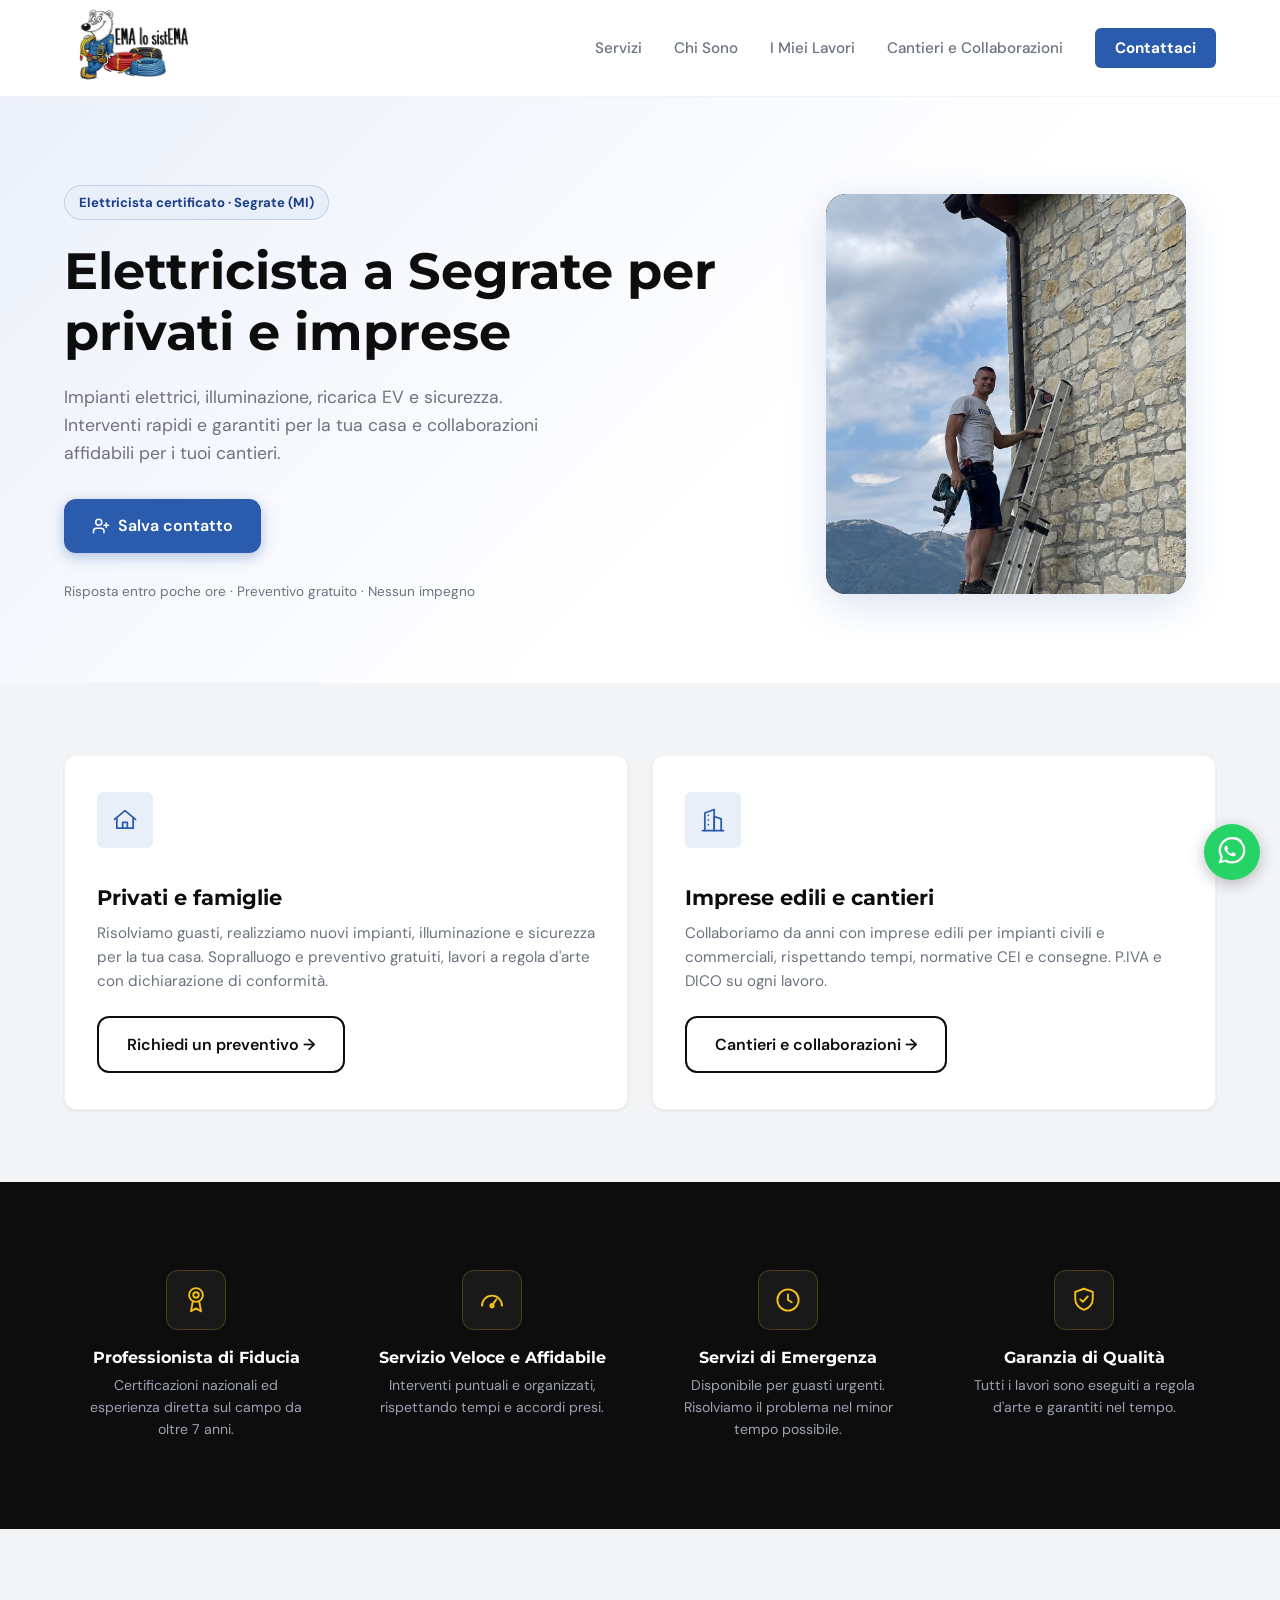
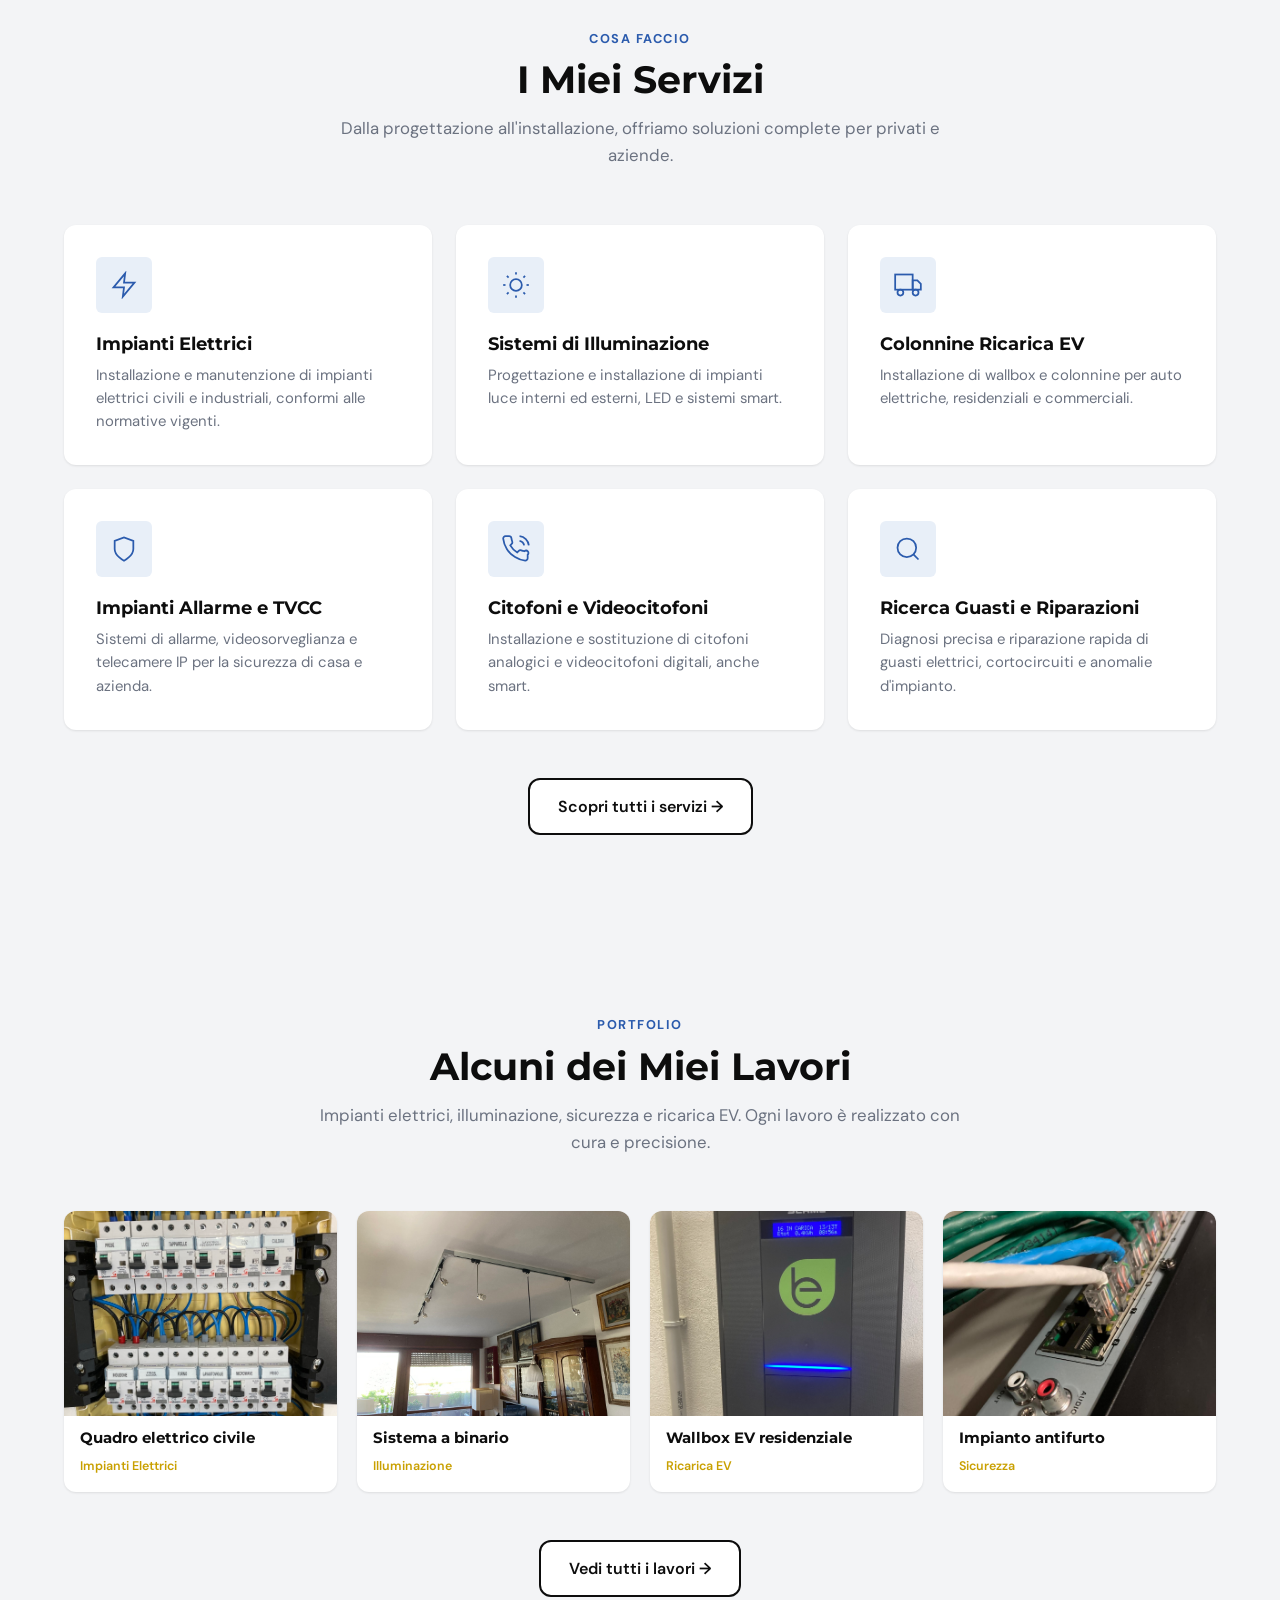
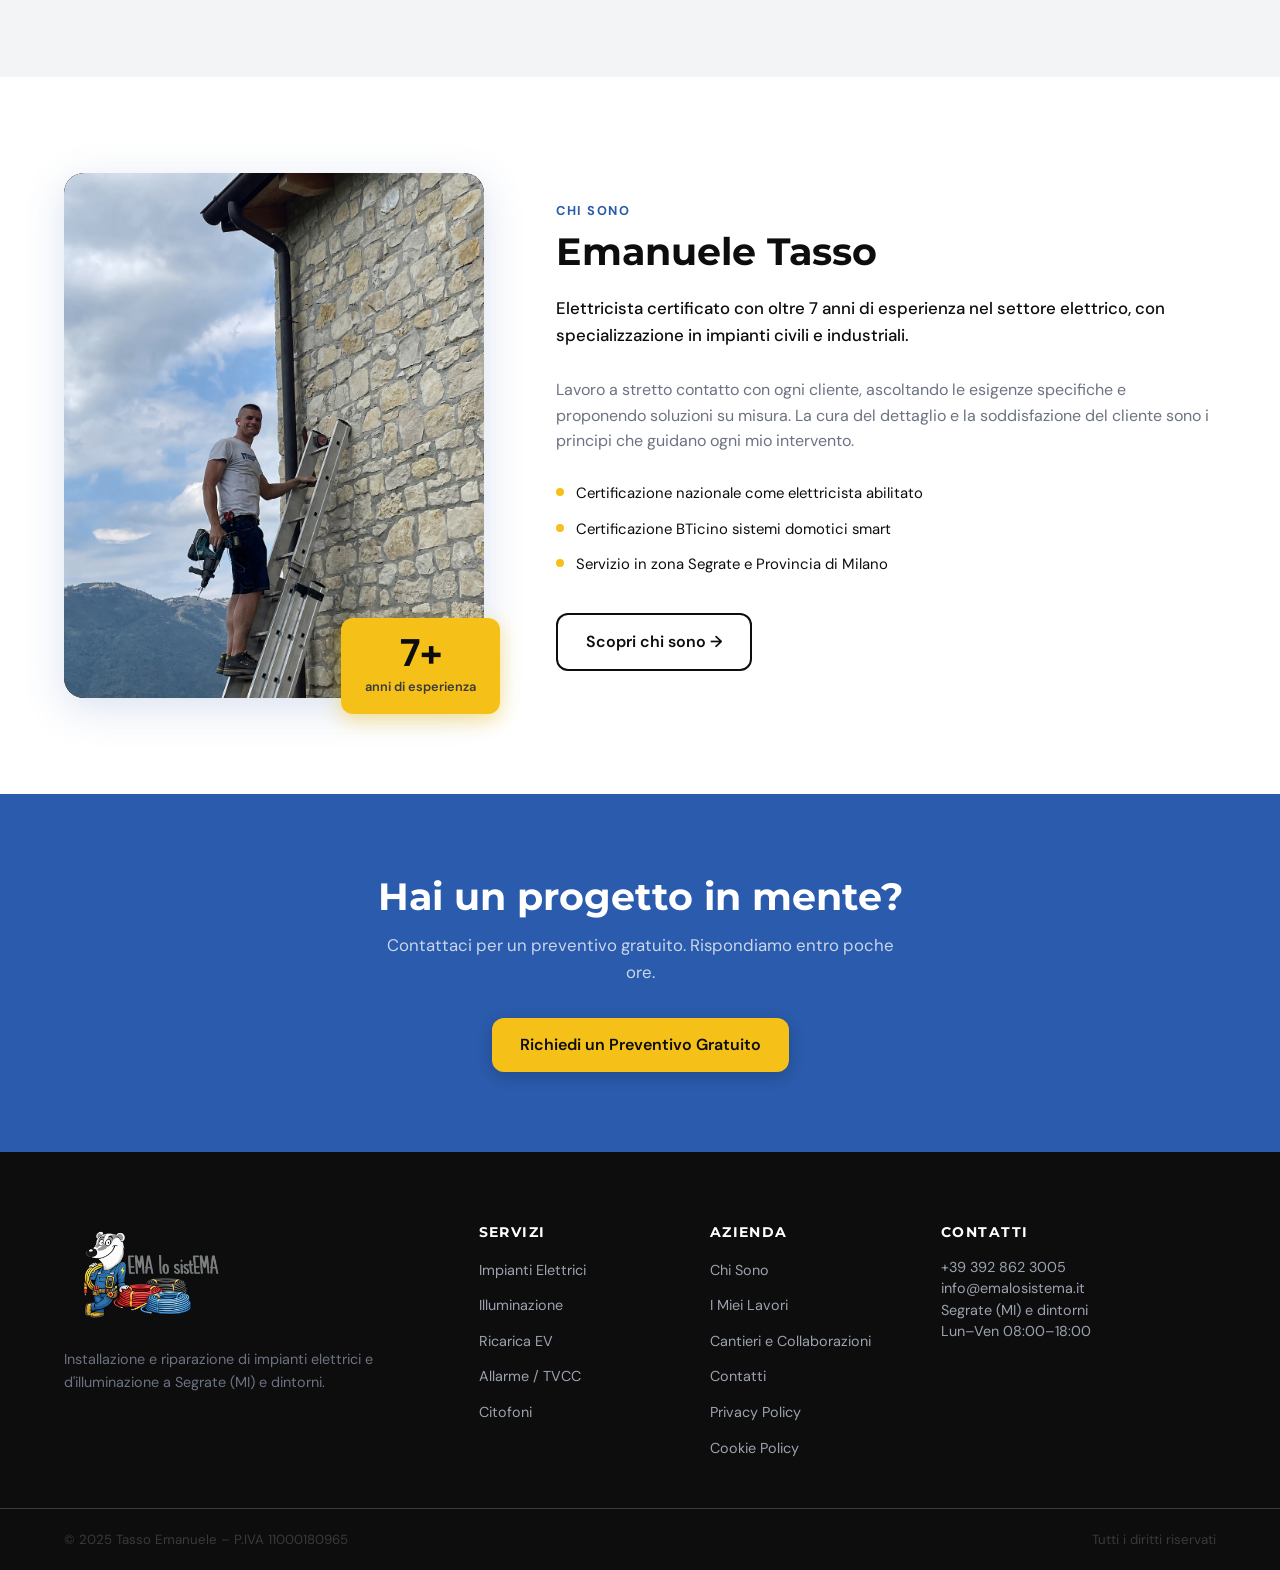
<file: index.html>
<!DOCTYPE html>
<html lang="it">
<head>
  <meta charset="UTF-8" />
  <meta name="viewport" content="width=device-width, initial-scale=1.0" />
  <meta name="description" content="Ema Lo Sistema – Installazione e riparazione di impianti elettrici e d'illuminazione a Segrate. Contatta Emanuele Tasso, elettricista certificato con oltre 7 anni di esperienza." />
  <meta name="keywords" content="elettricista Segrate, impianti elettrici, illuminazione, colonnine ricarica auto elettriche, impianti allarme, videosorveglianza, citofoni, Emanuele Tasso" />
  <title>Ema Lo Sistema – Elettricista a Segrate</title>
  <meta name="google-site-verification" content="GrSKJxtIviA-YZ0ra7NazARhCEWOtauSHAJchgoEU5k" />
  <link rel="stylesheet" href="css/style.css" />
  <link rel="preconnect" href="https://fonts.googleapis.com" />
  <link rel="preconnect" href="https://fonts.gstatic.com" crossorigin />
  <link href="https://fonts.googleapis.com/css2?family=Montserrat:wght@700;800;900&family=DM+Sans:wght@400;500;600&display=swap" rel="stylesheet" />
  <script type="application/ld+json">
  {
    "@context": "https://schema.org",
    "@type": "Electrician",
    "name": "Ema Lo Sistema – Emanuele Tasso",
    "image": "https://www.emalosistema.it/images/profilo.jpg",
    "logo": "https://www.emalosistema.it/images/logo.png",
    "url": "https://www.emalosistema.it/",
    "telephone": "+39 392 862 3005",
    "email": "info@emalosistema.it",
    "priceRange": "€€",
    "address": {
      "@type": "PostalAddress",
      "addressLocality": "Segrate",
      "addressRegion": "MI",
      "addressCountry": "IT"
    },
    "areaServed": [
      { "@type": "City", "name": "Segrate" },
      { "@type": "City", "name": "Pioltello" },
      { "@type": "City", "name": "Vimodrone" },
      { "@type": "City", "name": "Cernusco sul Naviglio" },
      { "@type": "City", "name": "San Donato Milanese" },
      { "@type": "City", "name": "Milano" }
    ],
    "openingHoursSpecification": [
      {
        "@type": "OpeningHoursSpecification",
        "dayOfWeek": ["Monday","Tuesday","Wednesday","Thursday","Friday"],
        "opens": "08:00",
        "closes": "18:00"
      }
    ],
    "description": "Elettricista certificato a Segrate (MI) con oltre 7 anni di esperienza. Installazione e riparazione di impianti elettrici, illuminazione LED, colonnine di ricarica EV, allarmi, videosorveglianza e citofoni.",
    "founder": {
      "@type": "Person",
      "name": "Emanuele Tasso",
      "jobTitle": "Elettricista certificato"
    },
    "vatID": "11000180965",
    "hasOfferCatalog": {
      "@type": "OfferCatalog",
      "name": "Servizi elettrici",
      "itemListElement": [
        { "@type": "Offer", "itemOffered": { "@type": "Service", "name": "Impianti elettrici civili e industriali" } },
        { "@type": "Offer", "itemOffered": { "@type": "Service", "name": "Sistemi di illuminazione LED e smart" } },
        { "@type": "Offer", "itemOffered": { "@type": "Service", "name": "Colonnine ricarica EV / wallbox" } },
        { "@type": "Offer", "itemOffered": { "@type": "Service", "name": "Impianti allarme e videosorveglianza TVCC" } },
        { "@type": "Offer", "itemOffered": { "@type": "Service", "name": "Citofoni e videocitofoni" } },
        { "@type": "Offer", "itemOffered": { "@type": "Service", "name": "Ricerca guasti e riparazioni" } }
      ]
    }
  }
  </script>
</head>
<body>

  <!-- ===== HEADER ===== -->
  <header class="site-header" id="top">
    <div class="container header-inner">
      <a href="index.html" class="logo">
        <img src="images/logo.png" alt="Ema Lo Sistema" />
      </a>
      <nav class="main-nav" id="main-nav">
        <ul>
          <li><a href="servizi.html">Servizi</a></li>
          <li><a href="chi-siamo.html">Chi Sono</a></li>
          <li><a href="portfolio.html">I Miei Lavori</a></li>
          <li><a href="cantieri-collaborazioni.html">Cantieri e Collaborazioni</a></li>
          <li><a href="contatti.html" class="nav-cta">Contattaci</a></li>
        </ul>
      </nav>
      <button class="burger" id="burger" aria-label="Menu" aria-expanded="false">
        <span></span><span></span><span></span>
      </button>
    </div>
  </header>

  <!-- ===== HERO ===== -->
  <section class="hero" id="hero">
    <div class="container hero-inner">
      <div class="hero-text">
        <span class="hero-badge">Elettricista certificato · Segrate (MI)</span>
        <h1>Elettricista a Segrate per privati e imprese</h1>
        <p class="hero-sub">Impianti elettrici, illuminazione, ricarica EV e sicurezza. Interventi rapidi e garantiti per la tua casa e collaborazioni affidabili per i tuoi cantieri.</p>
        <div class="hero-ctas">
          <a href="emanuele-tasso.vcf" download class="btn btn-primary">
            <svg viewBox="0 0 24 24" fill="none" stroke="currentColor" stroke-width="2" stroke-linecap="round" stroke-linejoin="round"><path d="M16 21v-2a4 4 0 0 0-4-4H6a4 4 0 0 0-4 4v2"/><circle cx="9" cy="7" r="4"/><path d="M19 8v6M22 11h-6"/></svg>
            Salva contatto
          </a>
        </div>
        <p class="hero-reassurance">Risposta entro poche ore · Preventivo gratuito · Nessun impegno</p>
      </div>
      <div class="hero-image">
        <div class="hero-image-placeholder">
          <img src="images/profilo.jpg" alt="Emanuele Tasso – Elettricista" class="hero-photo" />
        </div>
      </div>
    </div>
  </section>

  <!-- ===== A CHI MI RIVOLGO ===== -->
  <section class="audience">
    <div class="container">
      <div class="audience-grid">
        <div class="audience-card">
          <div class="service-icon-wrap">
            <svg viewBox="0 0 24 24" fill="none" stroke="currentColor" stroke-width="1.5" stroke-linecap="round" stroke-linejoin="round"><path d="M3 11.5 12 4l9 7.5"/><path d="M5 10v9h14v-9"/><path d="M10 19v-5h4v5"/></svg>
          </div>
          <h3>Privati e famiglie</h3>
          <p>Risolviamo guasti, realizziamo nuovi impianti, illuminazione e sicurezza per la tua casa. Sopralluogo e preventivo gratuiti, lavori a regola d'arte con dichiarazione di conformità.</p>
          <a href="contatti.html" class="btn btn-secondary">Richiedi un preventivo →</a>
        </div>
        <div class="audience-card">
          <div class="service-icon-wrap">
            <svg viewBox="0 0 24 24" fill="none" stroke="currentColor" stroke-width="1.5" stroke-linecap="round" stroke-linejoin="round"><path d="M3 21h18"/><path d="M5 21V6l8-3v18"/><path d="M13 21V9l6 2v10"/><path d="M8 8h0M8 12h0M8 16h0"/></svg>
          </div>
          <h3>Imprese edili e cantieri</h3>
          <p>Collaboriamo da anni con imprese edili per impianti civili e commerciali, rispettando tempi, normative CEI e consegne. P.IVA e DICO su ogni lavoro.</p>
          <a href="cantieri-collaborazioni.html" class="btn btn-secondary">Cantieri e collaborazioni →</a>
        </div>
      </div>
    </div>
  </section>

  <!-- ===== VALUE PROPS ===== -->
  <section class="value-props">
    <div class="container value-grid">
      <div class="value-card">
        <div class="value-icon">
          <svg viewBox="0 0 24 24" fill="none" stroke="currentColor" stroke-width="1.5" stroke-linecap="round" stroke-linejoin="round"><circle cx="12" cy="8" r="5.5"/><circle cx="12" cy="8" r="2.2"/><path d="M9.5 12.7 8 21l4-2.3L16 21l-1.5-8.3"/></svg>
        </div>
        <h3>Professionista di Fiducia</h3>
        <p>Certificazioni nazionali ed esperienza diretta sul campo da oltre 7 anni.</p>
      </div>
      <div class="value-card">
        <div class="value-icon">
          <svg viewBox="0 0 24 24" fill="none" stroke="currentColor" stroke-width="1.5" stroke-linecap="round" stroke-linejoin="round"><path d="M4 16.5a8 8 0 0 1 16 0"/><path d="M12 16.5 15.5 11.5"/><circle cx="12" cy="16.5" r="1.3"/></svg>
        </div>
        <h3>Servizio Veloce e Affidabile</h3>
        <p>Interventi puntuali e organizzati, rispettando tempi e accordi presi.</p>
      </div>
      <div class="value-card">
        <div class="value-icon">
          <svg viewBox="0 0 24 24" fill="none" stroke="currentColor" stroke-width="1.5" stroke-linecap="round" stroke-linejoin="round"><circle cx="12" cy="12" r="8.5"/><path d="M12 7.5V12l3 1.8"/></svg>
        </div>
        <h3>Servizi di Emergenza</h3>
        <p>Disponibile per guasti urgenti. Risolviamo il problema nel minor tempo possibile.</p>
      </div>
      <div class="value-card">
        <div class="value-icon">
          <svg viewBox="0 0 24 24" fill="none" stroke="currentColor" stroke-width="1.5" stroke-linecap="round" stroke-linejoin="round"><path d="M12 3 19 5.5v5.5c0 4.4-2.9 7.4-7 8.9-4.1-1.5-7-4.5-7-8.9V5.5L12 3z"/><path d="M9 11.5l2 2 4-4.3"/></svg>
        </div>
        <h3>Garanzia di Qualità</h3>
        <p>Tutti i lavori sono eseguiti a regola d'arte e garantiti nel tempo.</p>
      </div>
    </div>
  </section>

  <!-- ===== SERVIZI (PREVIEW) ===== -->
  <section class="services" id="servizi">
    <div class="container">
      <div class="section-header">
        <span class="section-label">Cosa faccio</span>
        <h2>I Miei Servizi</h2>
        <p>Dalla progettazione all'installazione, offriamo soluzioni complete per privati e aziende.</p>
      </div>
      <div class="services-grid">

        <div class="service-card">
          <div class="service-icon-wrap">
            <svg viewBox="0 0 24 24" fill="none" stroke="currentColor" stroke-width="1.5"><path d="M13 2L3 14h9l-1 8 10-12h-9l1-8z"/></svg>
          </div>
          <h3>Impianti Elettrici</h3>
          <p>Installazione e manutenzione di impianti elettrici civili e industriali, conformi alle normative vigenti.</p>
        </div>

        <div class="service-card">
          <div class="service-icon-wrap">
            <svg viewBox="0 0 24 24" fill="none" stroke="currentColor" stroke-width="1.5"><circle cx="12" cy="12" r="5"/><line x1="12" y1="1" x2="12" y2="3"/><line x1="12" y1="21" x2="12" y2="23"/><line x1="4.22" y1="4.22" x2="5.64" y2="5.64"/><line x1="18.36" y1="18.36" x2="19.78" y2="19.78"/><line x1="1" y1="12" x2="3" y2="12"/><line x1="21" y1="12" x2="23" y2="12"/><line x1="4.22" y1="19.78" x2="5.64" y2="18.36"/><line x1="18.36" y1="5.64" x2="19.78" y2="4.22"/></svg>
          </div>
          <h3>Sistemi di Illuminazione</h3>
          <p>Progettazione e installazione di impianti luce interni ed esterni, LED e sistemi smart.</p>
        </div>

        <div class="service-card">
          <div class="service-icon-wrap">
            <svg viewBox="0 0 24 24" fill="none" stroke="currentColor" stroke-width="1.5"><rect x="1" y="3" width="15" height="13"/><polygon points="16 8 20 8 23 11 23 16 16 16 16 8"/><circle cx="5.5" cy="18.5" r="2.5"/><circle cx="18.5" cy="18.5" r="2.5"/></svg>
          </div>
          <h3>Colonnine Ricarica EV</h3>
          <p>Installazione di wallbox e colonnine per auto elettriche, residenziali e commerciali.</p>
        </div>

        <div class="service-card">
          <div class="service-icon-wrap">
            <svg viewBox="0 0 24 24" fill="none" stroke="currentColor" stroke-width="1.5"><path d="M12 22s8-4 8-10V5l-8-3-8 3v7c0 6 8 10 8 10z"/></svg>
          </div>
          <h3>Impianti Allarme e TVCC</h3>
          <p>Sistemi di allarme, videosorveglianza e telecamere IP per la sicurezza di casa e azienda.</p>
        </div>

        <div class="service-card">
          <div class="service-icon-wrap">
            <svg viewBox="0 0 24 24" fill="none" stroke="currentColor" stroke-width="1.5"><path d="M15.05 5A5 5 0 0 1 19 8.95M15.05 1A9 9 0 0 1 23 8.94m-1 7.98v3a2 2 0 0 1-2.18 2 19.79 19.79 0 0 1-8.63-3.07A19.5 19.5 0 0 1 4.14 12 19.79 19.79 0 0 1 1.07 3.4 2 2 0 0 1 3.05 1h3a2 2 0 0 1 2 1.72c.127.96.361 1.903.7 2.81a2 2 0 0 1-.45 2.11L7.09 8.91a16 16 0 0 0 6 6l1.27-1.27a2 2 0 0 1 2.11-.45c.907.339 1.85.573 2.81.7A2 2 0 0 1 22 16.92z"/></svg>
          </div>
          <h3>Citofoni e Videocitofoni</h3>
          <p>Installazione e sostituzione di citofoni analogici e videocitofoni digitali, anche smart.</p>
        </div>

        <div class="service-card">
          <div class="service-icon-wrap">
            <svg viewBox="0 0 24 24" fill="none" stroke="currentColor" stroke-width="1.5"><circle cx="11" cy="11" r="8"/><line x1="21" y1="21" x2="16.65" y2="16.65"/></svg>
          </div>
          <h3>Ricerca Guasti e Riparazioni</h3>
          <p>Diagnosi precisa e riparazione rapida di guasti elettrici, cortocircuiti e anomalie d'impianto.</p>
        </div>

      </div>
      <div class="section-cta">
        <a href="servizi.html" class="btn btn-secondary">Scopri tutti i servizi →</a>
      </div>
    </div>
  </section>

  <!-- ===== PORTFOLIO (TEASER) ===== -->
  <section class="portfolio portfolio-teaser-section">
    <div class="container">
      <div class="section-header">
        <span class="section-label">Portfolio</span>
        <h2>Alcuni dei Miei Lavori</h2>
        <p>Impianti elettrici, illuminazione, sicurezza e ricarica EV. Ogni lavoro è realizzato con cura e precisione.</p>
      </div>
      <div class="portfolio-grid">
        <div class="portfolio-item" data-category="elettrico">
          <img src="images/portfolio/elettrico-quadro-civile.jpg" alt="Quadro elettrico civile" class="portfolio-img" loading="lazy" />
          <div class="portfolio-caption"><h4>Quadro elettrico civile</h4><span>Impianti Elettrici</span></div>
        </div>
        <div class="portfolio-item" data-category="illuminazione">
          <img src="images/portfolio/illuminazione-binario.jpg" alt="Sistema binario illuminazione" class="portfolio-img" loading="lazy" />
          <div class="portfolio-caption"><h4>Sistema a binario</h4><span>Illuminazione</span></div>
        </div>
        <div class="portfolio-item" data-category="ev">
          <img src="images/portfolio/ev-wallbox.jpg" alt="Wallbox EV installata" class="portfolio-img" loading="lazy" />
          <div class="portfolio-caption"><h4>Wallbox EV residenziale</h4><span>Ricarica EV</span></div>
        </div>
        <div class="portfolio-item" data-category="sicurezza">
          <img src="images/portfolio/sicurezza-allarme-1.jpg" alt="Impianto allarme" class="portfolio-img" loading="lazy" />
          <div class="portfolio-caption"><h4>Impianto antifurto</h4><span>Sicurezza</span></div>
        </div>
      </div>
      <div class="section-cta">
        <a href="portfolio.html" class="btn btn-secondary">Vedi tutti i lavori →</a>
      </div>
    </div>
  </section>

  <!-- ===== CHI SONO (TEASER) ===== -->
  <section class="about" id="chi-sono">
    <div class="container about-inner">
      <div class="about-image">
        <div class="about-image-placeholder">
          <img src="images/profilo.jpg" alt="Emanuele Tasso" class="about-photo" />
        </div>
        <div class="about-badge">
          <strong>7+</strong>
          <span>anni di esperienza</span>
        </div>
      </div>
      <div class="about-content">
        <span class="section-label">Chi sono</span>
        <h2>Emanuele Tasso</h2>
        <p class="about-lead">Elettricista certificato con oltre 7 anni di esperienza nel settore elettrico, con specializzazione in impianti civili e industriali.</p>
        <p>Lavoro a stretto contatto con ogni cliente, ascoltando le esigenze specifiche e proponendo soluzioni su misura. La cura del dettaglio e la soddisfazione del cliente sono i principi che guidano ogni mio intervento.</p>
        <ul class="about-certs">
          <li><span class="cert-dot"></span>Certificazione nazionale come elettricista abilitato</li>
          <li><span class="cert-dot"></span>Certificazione BTicino sistemi domotici smart</li>
          <li><span class="cert-dot"></span>Servizio in zona Segrate e Provincia di Milano</li>
        </ul>
        <a href="chi-siamo.html" class="btn btn-secondary">Scopri chi sono →</a>
      </div>
    </div>
  </section>

  <!-- ===== CTA STRIP ===== -->
  <section class="cta-strip">
    <div class="container">
      <h2>Hai un progetto in mente?</h2>
      <p>Contattaci per un preventivo gratuito. Rispondiamo entro poche ore.</p>
      <a href="contatti.html" class="btn btn-primary">Richiedi un Preventivo Gratuito</a>
    </div>
  </section>

  <!-- ===== FOOTER ===== -->
  <footer class="site-footer">
    <div class="container footer-inner">
      <div class="footer-brand">
        <a href="index.html" class="logo">
          <img src="images/logo_footer.png" alt="Ema Lo Sistema" />
        </a>
        <p>Installazione e riparazione di impianti elettrici e d'illuminazione a Segrate (MI) e dintorni.</p>
      </div>
      <div class="footer-links">
        <h4>Servizi</h4>
        <ul>
          <li><a href="servizi.html">Impianti Elettrici</a></li>
          <li><a href="servizi.html">Illuminazione</a></li>
          <li><a href="servizi.html">Ricarica EV</a></li>
          <li><a href="servizi.html">Allarme / TVCC</a></li>
          <li><a href="servizi.html">Citofoni</a></li>
        </ul>
      </div>
      <div class="footer-links">
        <h4>Azienda</h4>
        <ul>
          <li><a href="chi-siamo.html">Chi Sono</a></li>
          <li><a href="portfolio.html">I Miei Lavori</a></li>
          <li><a href="cantieri-collaborazioni.html">Cantieri e Collaborazioni</a></li>
          <li><a href="contatti.html">Contatti</a></li>
          <li><a href="privacy.html">Privacy Policy</a></li>
          <li><a href="cookie.html">Cookie Policy</a></li>
        </ul>
      </div>
      <div class="footer-contact">
        <h4>Contatti</h4>
        <p><a href="tel:+393928623005">+39 392 862 3005</a></p>
        <p><a href="mailto:info@emalosistema.it">info@emalosistema.it</a></p>
        <p>Segrate (MI) e dintorni</p>
        <p>Lun–Ven 08:00–18:00</p>
      </div>
    </div>
    <div class="footer-bottom">
      <div class="container">
        <span>© 2025 Tasso Emanuele – P.IVA 11000180965</span>
        <span>Tutti i diritti riservati</span>
      </div>
    </div>
  </footer>

  <script src="js/main.js"></script>
</body>
</html>
</file>
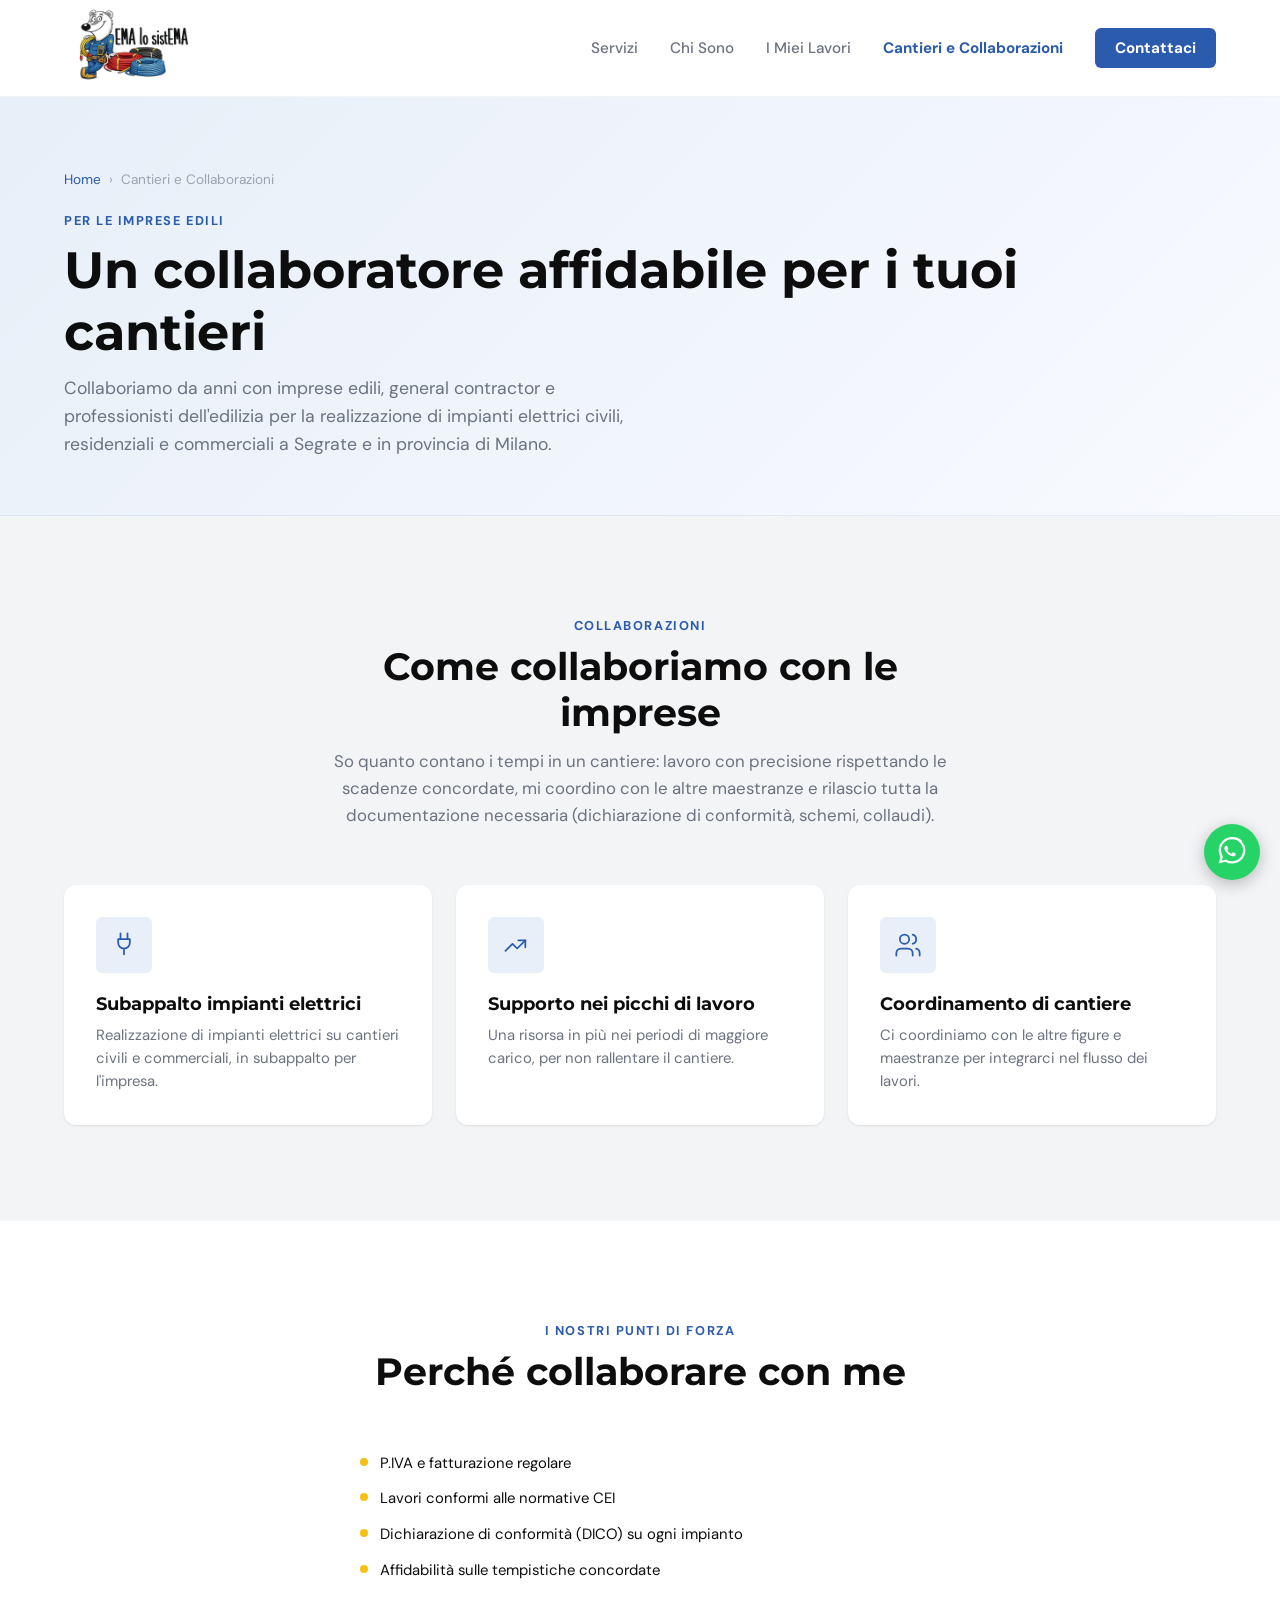
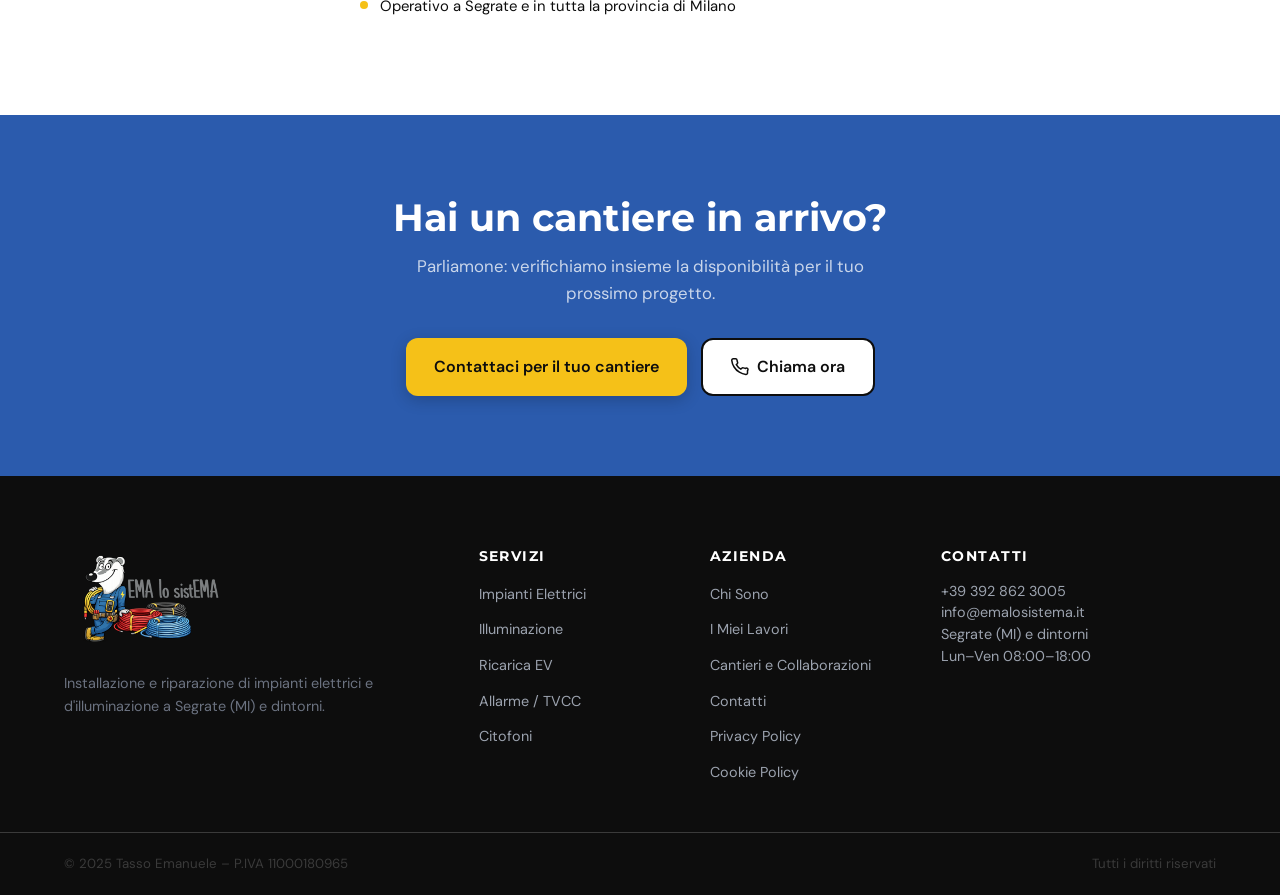
<file: cantieri-collaborazioni.html>
<!DOCTYPE html>
<html lang="it">
<head>
  <meta charset="UTF-8" />
  <meta name="viewport" content="width=device-width, initial-scale=1.0" />
  <meta name="description" content="Elettricista in collaborazione con imprese edili e general contractor a Segrate e provincia di Milano. Subappalto impianti elettrici civili e commerciali, P.IVA, DICO e rispetto delle tempistiche di cantiere." />
  <title>Cantieri e Collaborazioni – Ema Lo Sistema</title>
  <link rel="stylesheet" href="css/style.css" />
  <link rel="preconnect" href="https://fonts.googleapis.com" />
  <link rel="preconnect" href="https://fonts.gstatic.com" crossorigin />
  <link href="https://fonts.googleapis.com/css2?family=Montserrat:wght@700;800;900&family=DM+Sans:wght@400;500;600&display=swap" rel="stylesheet" />
</head>
<body>

  <!-- ===== HEADER ===== -->
  <header class="site-header" id="top">
    <div class="container header-inner">
      <a href="index.html" class="logo">
        <img src="images/logo.png" alt="Ema Lo Sistema" />
      </a>
      <nav class="main-nav" id="main-nav">
        <ul>
          <li><a href="servizi.html">Servizi</a></li>
          <li><a href="chi-siamo.html">Chi Sono</a></li>
          <li><a href="portfolio.html">I Miei Lavori</a></li>
          <li><a href="cantieri-collaborazioni.html" class="active">Cantieri e Collaborazioni</a></li>
          <li><a href="contatti.html" class="nav-cta">Contattaci</a></li>
        </ul>
      </nav>
      <button class="burger" id="burger" aria-label="Menu" aria-expanded="false">
        <span></span><span></span><span></span>
      </button>
    </div>
  </header>

  <!-- ===== PAGE HERO ===== -->
  <section class="page-hero">
    <div class="container">
      <nav class="page-breadcrumb" aria-label="Breadcrumb">
        <a href="index.html">Home</a>
        <span class="sep">›</span>
        <span>Cantieri e Collaborazioni</span>
      </nav>
      <span class="section-label">Per le imprese edili</span>
      <h1>Un collaboratore affidabile per i tuoi cantieri</h1>
      <p>Collaboriamo da anni con imprese edili, general contractor e professionisti dell'edilizia per la realizzazione di impianti elettrici civili, residenziali e commerciali a Segrate e in provincia di Milano.</p>
    </div>
  </section>

  <!-- ===== COME COLLABORO ===== -->
  <section class="services">
    <div class="container">
      <div class="section-header">
        <span class="section-label">Collaborazioni</span>
        <h2>Come collaboriamo con le imprese</h2>
        <p>So quanto contano i tempi in un cantiere: lavoro con precisione rispettando le scadenze concordate, mi coordino con le altre maestranze e rilascio tutta la documentazione necessaria (dichiarazione di conformità, schemi, collaudi).</p>
      </div>
      <div class="services-grid">

        <div class="service-card">
          <div class="service-icon-wrap">
            <svg viewBox="0 0 24 24" fill="none" stroke="currentColor" stroke-width="1.5" stroke-linecap="round" stroke-linejoin="round"><path d="M9 2v5M15 2v5M7 7h10v3a5 5 0 0 1-10 0V7zM12 15v5"/></svg>
          </div>
          <h3>Subappalto impianti elettrici</h3>
          <p>Realizzazione di impianti elettrici su cantieri civili e commerciali, in subappalto per l'impresa.</p>
        </div>

        <div class="service-card">
          <div class="service-icon-wrap">
            <svg viewBox="0 0 24 24" fill="none" stroke="currentColor" stroke-width="1.5" stroke-linecap="round" stroke-linejoin="round"><path d="M3 17 9 11l4 4 7-7"/><path d="M14 8h6v6"/></svg>
          </div>
          <h3>Supporto nei picchi di lavoro</h3>
          <p>Una risorsa in più nei periodi di maggiore carico, per non rallentare il cantiere.</p>
        </div>

        <div class="service-card">
          <div class="service-icon-wrap">
            <svg viewBox="0 0 24 24" fill="none" stroke="currentColor" stroke-width="1.5" stroke-linecap="round" stroke-linejoin="round"><path d="M16 21v-2a4 4 0 0 0-4-4H6a4 4 0 0 0-4 4v2"/><circle cx="9" cy="7" r="4"/><path d="M22 21v-2a4 4 0 0 0-3-3.87M16 3.13a4 4 0 0 1 0 7.75"/></svg>
          </div>
          <h3>Coordinamento di cantiere</h3>
          <p>Ci coordiniamo con le altre figure e maestranze per integrarci nel flusso dei lavori.</p>
        </div>

      </div>
    </div>
  </section>

  <!-- ===== PERCHÉ COLLABORARE ===== -->
  <section class="why-collab">
    <div class="container">
      <div class="section-header">
        <span class="section-label">I nostri punti di forza</span>
        <h2>Perché collaborare con me</h2>
      </div>
      <ul class="about-certs why-collab-list">
        <li><span class="cert-dot"></span>P.IVA e fatturazione regolare</li>
        <li><span class="cert-dot"></span>Lavori conformi alle normative CEI</li>
        <li><span class="cert-dot"></span>Dichiarazione di conformità (DICO) su ogni impianto</li>
        <li><span class="cert-dot"></span>Affidabilità sulle tempistiche concordate</li>
        <li><span class="cert-dot"></span>Operativo a Segrate e in tutta la provincia di Milano</li>
      </ul>
    </div>
  </section>

  <!-- ===== CTA STRIP ===== -->
  <section class="cta-strip">
    <div class="container">
      <h2>Hai un cantiere in arrivo?</h2>
      <p>Parliamone: verifichiamo insieme la disponibilità per il tuo prossimo progetto.</p>
      <div class="cta-strip-actions">
        <a href="contatti.html" class="btn btn-primary">Contattaci per il tuo cantiere</a>
        <a href="tel:+393928623005" class="btn btn-secondary">
          <svg viewBox="0 0 24 24" fill="none" stroke="currentColor" stroke-width="2"><path d="M22 16.92v3a2 2 0 0 1-2.18 2 19.79 19.79 0 0 1-8.63-3.07A19.5 19.5 0 0 1 4.14 12 19.79 19.79 0 0 1 1.07 3.4 2 2 0 0 1 3.05 1h3a2 2 0 0 1 2 1.72c.127.96.361 1.903.7 2.81a2 2 0 0 1-.45 2.11L7.09 8.91a16 16 0 0 0 6 6l1.27-1.27a2 2 0 0 1 2.11-.45c.907.339 1.85.573 2.81.7A2 2 0 0 1 22 16.92z"/></svg>
          Chiama ora
        </a>
      </div>
    </div>
  </section>

  <!-- ===== FOOTER ===== -->
  <footer class="site-footer">
    <div class="container footer-inner">
      <div class="footer-brand">
        <a href="index.html" class="logo">
          <img src="images/logo_footer.png" alt="Ema Lo Sistema" />
        </a>
        <p>Installazione e riparazione di impianti elettrici e d'illuminazione a Segrate (MI) e dintorni.</p>
      </div>
      <div class="footer-links">
        <h4>Servizi</h4>
        <ul>
          <li><a href="servizi.html">Impianti Elettrici</a></li>
          <li><a href="servizi.html">Illuminazione</a></li>
          <li><a href="servizi.html">Ricarica EV</a></li>
          <li><a href="servizi.html">Allarme / TVCC</a></li>
          <li><a href="servizi.html">Citofoni</a></li>
        </ul>
      </div>
      <div class="footer-links">
        <h4>Azienda</h4>
        <ul>
          <li><a href="chi-siamo.html">Chi Sono</a></li>
          <li><a href="portfolio.html">I Miei Lavori</a></li>
          <li><a href="cantieri-collaborazioni.html">Cantieri e Collaborazioni</a></li>
          <li><a href="contatti.html">Contatti</a></li>
          <li><a href="privacy.html">Privacy Policy</a></li>
          <li><a href="cookie.html">Cookie Policy</a></li>
        </ul>
      </div>
      <div class="footer-contact">
        <h4>Contatti</h4>
        <p><a href="tel:+393928623005">+39 392 862 3005</a></p>
        <p><a href="mailto:info@emalosistema.it">info@emalosistema.it</a></p>
        <p>Segrate (MI) e dintorni</p>
        <p>Lun–Ven 08:00–18:00</p>
      </div>
    </div>
    <div class="footer-bottom">
      <div class="container">
        <span>© 2025 Tasso Emanuele – P.IVA 11000180965</span>
        <span>Tutti i diritti riservati</span>
      </div>
    </div>
  </footer>

  <script src="js/main.js"></script>
</body>
</html>
</file>
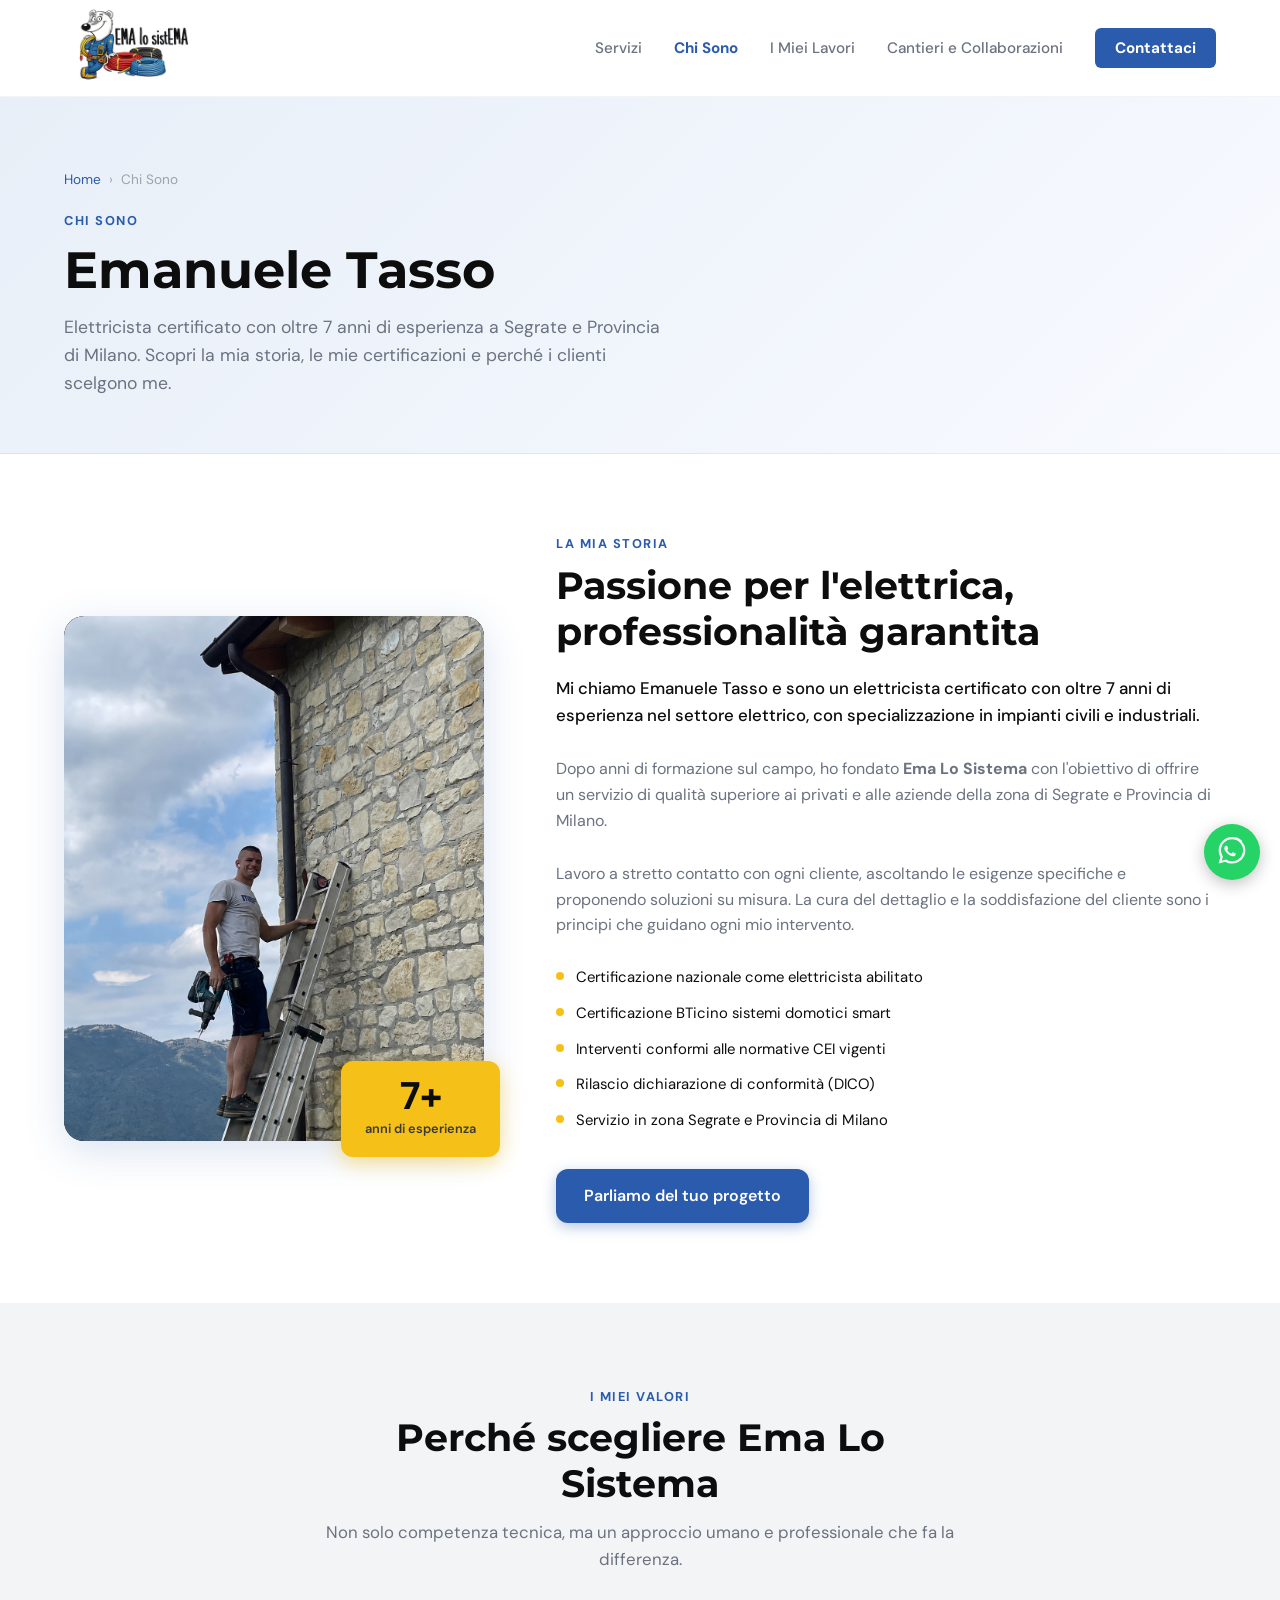
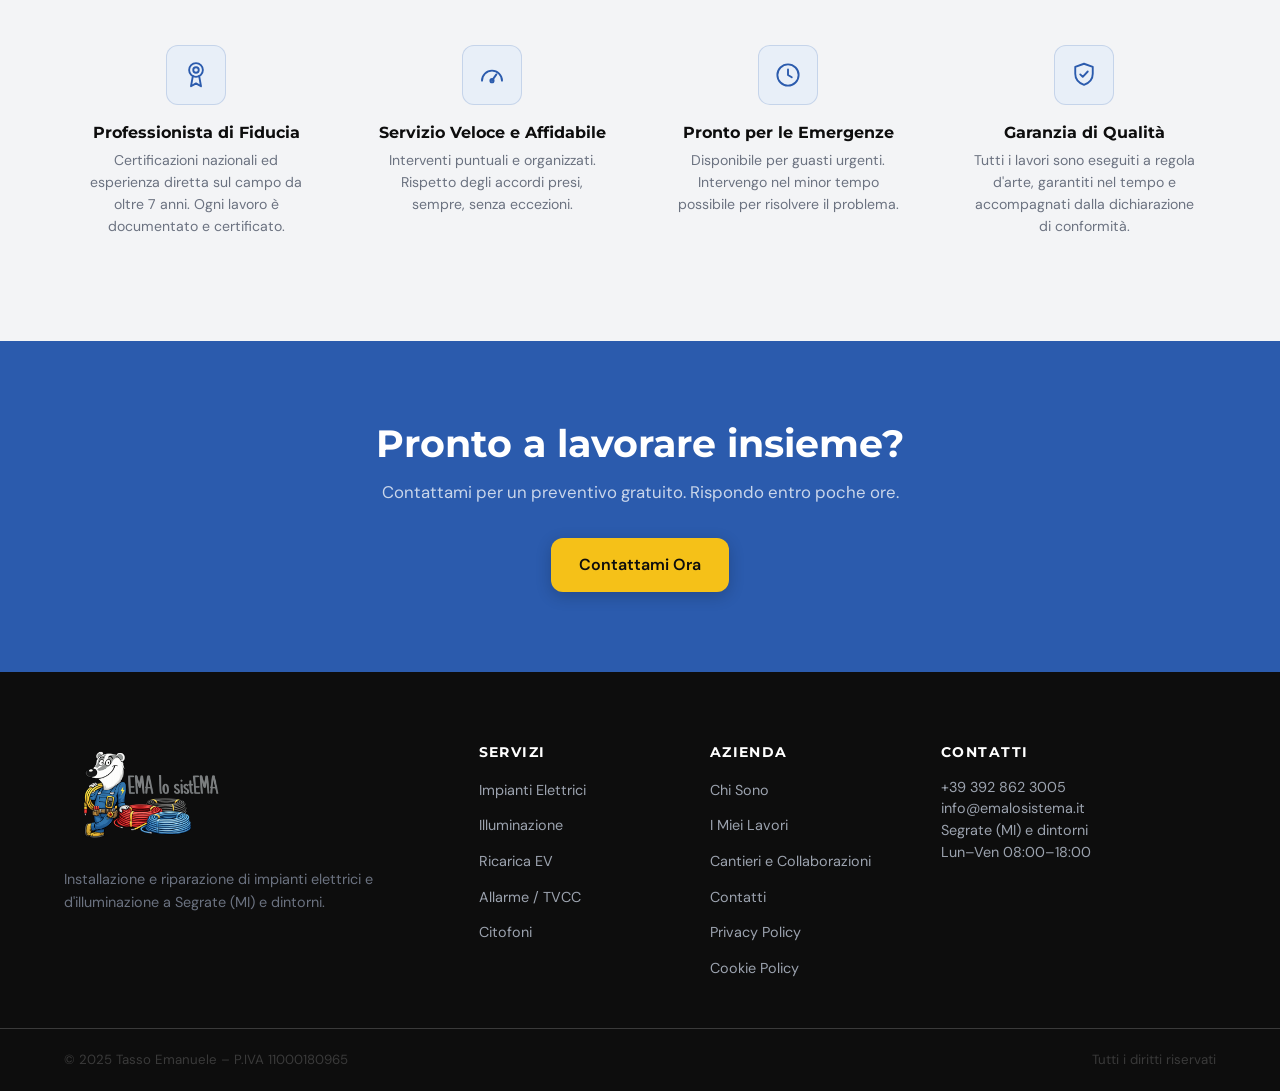
<file: chi-siamo.html>
<!DOCTYPE html>
<html lang="it">
<head>
  <meta charset="UTF-8" />
  <meta name="viewport" content="width=device-width, initial-scale=1.0" />
  <meta name="description" content="Emanuele Tasso – Elettricista certificato a Segrate con oltre 7 anni di esperienza. Scopri chi sono, le mie certificazioni e i valori che guidano il mio lavoro." />
  <title>Chi Sono – Ema Lo Sistema</title>
  <link rel="stylesheet" href="css/style.css" />
  <link rel="preconnect" href="https://fonts.googleapis.com" />
  <link rel="preconnect" href="https://fonts.gstatic.com" crossorigin />
  <link href="https://fonts.googleapis.com/css2?family=Montserrat:wght@700;800;900&family=DM+Sans:wght@400;500;600&display=swap" rel="stylesheet" />
</head>
<body>

  <!-- ===== HEADER ===== -->
  <header class="site-header" id="top">
    <div class="container header-inner">
      <a href="index.html" class="logo">
        <img src="images/logo.png" alt="Ema Lo Sistema" />
      </a>
      <nav class="main-nav" id="main-nav">
        <ul>
          <li><a href="servizi.html">Servizi</a></li>
          <li><a href="chi-siamo.html" class="active">Chi Sono</a></li>
          <li><a href="portfolio.html">I Miei Lavori</a></li>
          <li><a href="cantieri-collaborazioni.html">Cantieri e Collaborazioni</a></li>
          <li><a href="contatti.html" class="nav-cta">Contattaci</a></li>
        </ul>
      </nav>
      <button class="burger" id="burger" aria-label="Menu" aria-expanded="false">
        <span></span><span></span><span></span>
      </button>
    </div>
  </header>

  <!-- ===== PAGE HERO ===== -->
  <section class="page-hero">
    <div class="container">
      <nav class="page-breadcrumb" aria-label="Breadcrumb">
        <a href="index.html">Home</a>
        <span class="sep">›</span>
        <span>Chi Sono</span>
      </nav>
      <span class="section-label">Chi sono</span>
      <h1>Emanuele Tasso</h1>
      <p>Elettricista certificato con oltre 7 anni di esperienza a Segrate e Provincia di Milano. Scopri la mia storia, le mie certificazioni e perché i clienti scelgono me.</p>
    </div>
  </section>

  <!-- ===== ABOUT ===== -->
  <section class="about about-page">
    <div class="container about-inner">
      <div class="about-image">
        <div class="about-image-placeholder">
          <img src="images/profilo.jpg" alt="Emanuele Tasso" class="about-photo" />
        </div>
        <div class="about-badge">
          <strong>7+</strong>
          <span>anni di esperienza</span>
        </div>
      </div>
      <div class="about-content">
        <span class="section-label">La mia storia</span>
        <h2>Passione per l'elettrica, professionalità garantita</h2>
        <p class="about-lead">Mi chiamo Emanuele Tasso e sono un elettricista certificato con oltre 7 anni di esperienza nel settore elettrico, con specializzazione in impianti civili e industriali.</p>
        <p>Dopo anni di formazione sul campo, ho fondato <strong>Ema Lo Sistema</strong> con l'obiettivo di offrire un servizio di qualità superiore ai privati e alle aziende della zona di Segrate e Provincia di Milano.</p>
        <p>Lavoro a stretto contatto con ogni cliente, ascoltando le esigenze specifiche e proponendo soluzioni su misura. La cura del dettaglio e la soddisfazione del cliente sono i principi che guidano ogni mio intervento.</p>
        <ul class="about-certs">
          <li><span class="cert-dot"></span>Certificazione nazionale come elettricista abilitato</li>
          <li><span class="cert-dot"></span>Certificazione BTicino sistemi domotici smart</li>
          <li><span class="cert-dot"></span>Interventi conformi alle normative CEI vigenti</li>
          <li><span class="cert-dot"></span>Rilascio dichiarazione di conformità (DICO)</li>
          <li><span class="cert-dot"></span>Servizio in zona Segrate e Provincia di Milano</li>
        </ul>
        <a href="contatti.html" class="btn btn-primary">Parliamo del tuo progetto</a>
      </div>
    </div>
  </section>

  <!-- ===== VALORI ===== -->
  <section class="value-props value-props--light">
    <div class="container">
      <div class="section-header">
        <span class="section-label">I miei valori</span>
        <h2>Perché scegliere Ema Lo Sistema</h2>
        <p>Non solo competenza tecnica, ma un approccio umano e professionale che fa la differenza.</p>
      </div>
      <div class="value-grid">
        <div class="value-card">
          <div class="value-icon">
            <svg viewBox="0 0 24 24" fill="none" stroke="currentColor" stroke-width="1.5" stroke-linecap="round" stroke-linejoin="round"><circle cx="12" cy="8" r="5.5"/><circle cx="12" cy="8" r="2.2"/><path d="M9.5 12.7 8 21l4-2.3L16 21l-1.5-8.3"/></svg>
          </div>
          <h3>Professionista di Fiducia</h3>
          <p>Certificazioni nazionali ed esperienza diretta sul campo da oltre 7 anni. Ogni lavoro è documentato e certificato.</p>
        </div>
        <div class="value-card">
          <div class="value-icon">
            <svg viewBox="0 0 24 24" fill="none" stroke="currentColor" stroke-width="1.5" stroke-linecap="round" stroke-linejoin="round"><path d="M4 16.5a8 8 0 0 1 16 0"/><path d="M12 16.5 15.5 11.5"/><circle cx="12" cy="16.5" r="1.3"/></svg>
          </div>
          <h3>Servizio Veloce e Affidabile</h3>
          <p>Interventi puntuali e organizzati. Rispetto degli accordi presi, sempre, senza eccezioni.</p>
        </div>
        <div class="value-card">
          <div class="value-icon">
            <svg viewBox="0 0 24 24" fill="none" stroke="currentColor" stroke-width="1.5" stroke-linecap="round" stroke-linejoin="round"><circle cx="12" cy="12" r="8.5"/><path d="M12 7.5V12l3 1.8"/></svg>
          </div>
          <h3>Pronto per le Emergenze</h3>
          <p>Disponibile per guasti urgenti. Intervengo nel minor tempo possibile per risolvere il problema.</p>
        </div>
        <div class="value-card">
          <div class="value-icon">
            <svg viewBox="0 0 24 24" fill="none" stroke="currentColor" stroke-width="1.5" stroke-linecap="round" stroke-linejoin="round"><path d="M12 3 19 5.5v5.5c0 4.4-2.9 7.4-7 8.9-4.1-1.5-7-4.5-7-8.9V5.5L12 3z"/><path d="M9 11.5l2 2 4-4.3"/></svg>
          </div>
          <h3>Garanzia di Qualità</h3>
          <p>Tutti i lavori sono eseguiti a regola d'arte, garantiti nel tempo e accompagnati dalla dichiarazione di conformità.</p>
        </div>
      </div>
    </div>
  </section>

  <!-- ===== CTA STRIP ===== -->
  <section class="cta-strip">
    <div class="container">
      <h2>Pronto a lavorare insieme?</h2>
      <p>Contattami per un preventivo gratuito. Rispondo entro poche ore.</p>
      <a href="contatti.html" class="btn btn-primary">Contattami Ora</a>
    </div>
  </section>

  <!-- ===== FOOTER ===== -->
  <footer class="site-footer">
    <div class="container footer-inner">
      <div class="footer-brand">
        <a href="index.html" class="logo">
          <img src="images/logo_footer.png" alt="Ema Lo Sistema" />
        </a>
        <p>Installazione e riparazione di impianti elettrici e d'illuminazione a Segrate (MI) e dintorni.</p>
      </div>
      <div class="footer-links">
        <h4>Servizi</h4>
        <ul>
          <li><a href="servizi.html">Impianti Elettrici</a></li>
          <li><a href="servizi.html">Illuminazione</a></li>
          <li><a href="servizi.html">Ricarica EV</a></li>
          <li><a href="servizi.html">Allarme / TVCC</a></li>
          <li><a href="servizi.html">Citofoni</a></li>
        </ul>
      </div>
      <div class="footer-links">
        <h4>Azienda</h4>
        <ul>
          <li><a href="chi-siamo.html">Chi Sono</a></li>
          <li><a href="portfolio.html">I Miei Lavori</a></li>
          <li><a href="cantieri-collaborazioni.html">Cantieri e Collaborazioni</a></li>
          <li><a href="contatti.html">Contatti</a></li>
          <li><a href="privacy.html">Privacy Policy</a></li>
          <li><a href="cookie.html">Cookie Policy</a></li>
        </ul>
      </div>
      <div class="footer-contact">
        <h4>Contatti</h4>
        <p><a href="tel:+393928623005">+39 392 862 3005</a></p>
        <p><a href="mailto:info@emalosistema.it">info@emalosistema.it</a></p>
        <p>Segrate (MI) e dintorni</p>
        <p>Lun–Ven 08:00–18:00</p>
      </div>
    </div>
    <div class="footer-bottom">
      <div class="container">
        <span>© 2025 Tasso Emanuele – P.IVA 11000180965</span>
        <span>Tutti i diritti riservati</span>
      </div>
    </div>
  </footer>

  <script src="js/main.js"></script>
</body>
</html>
</file>
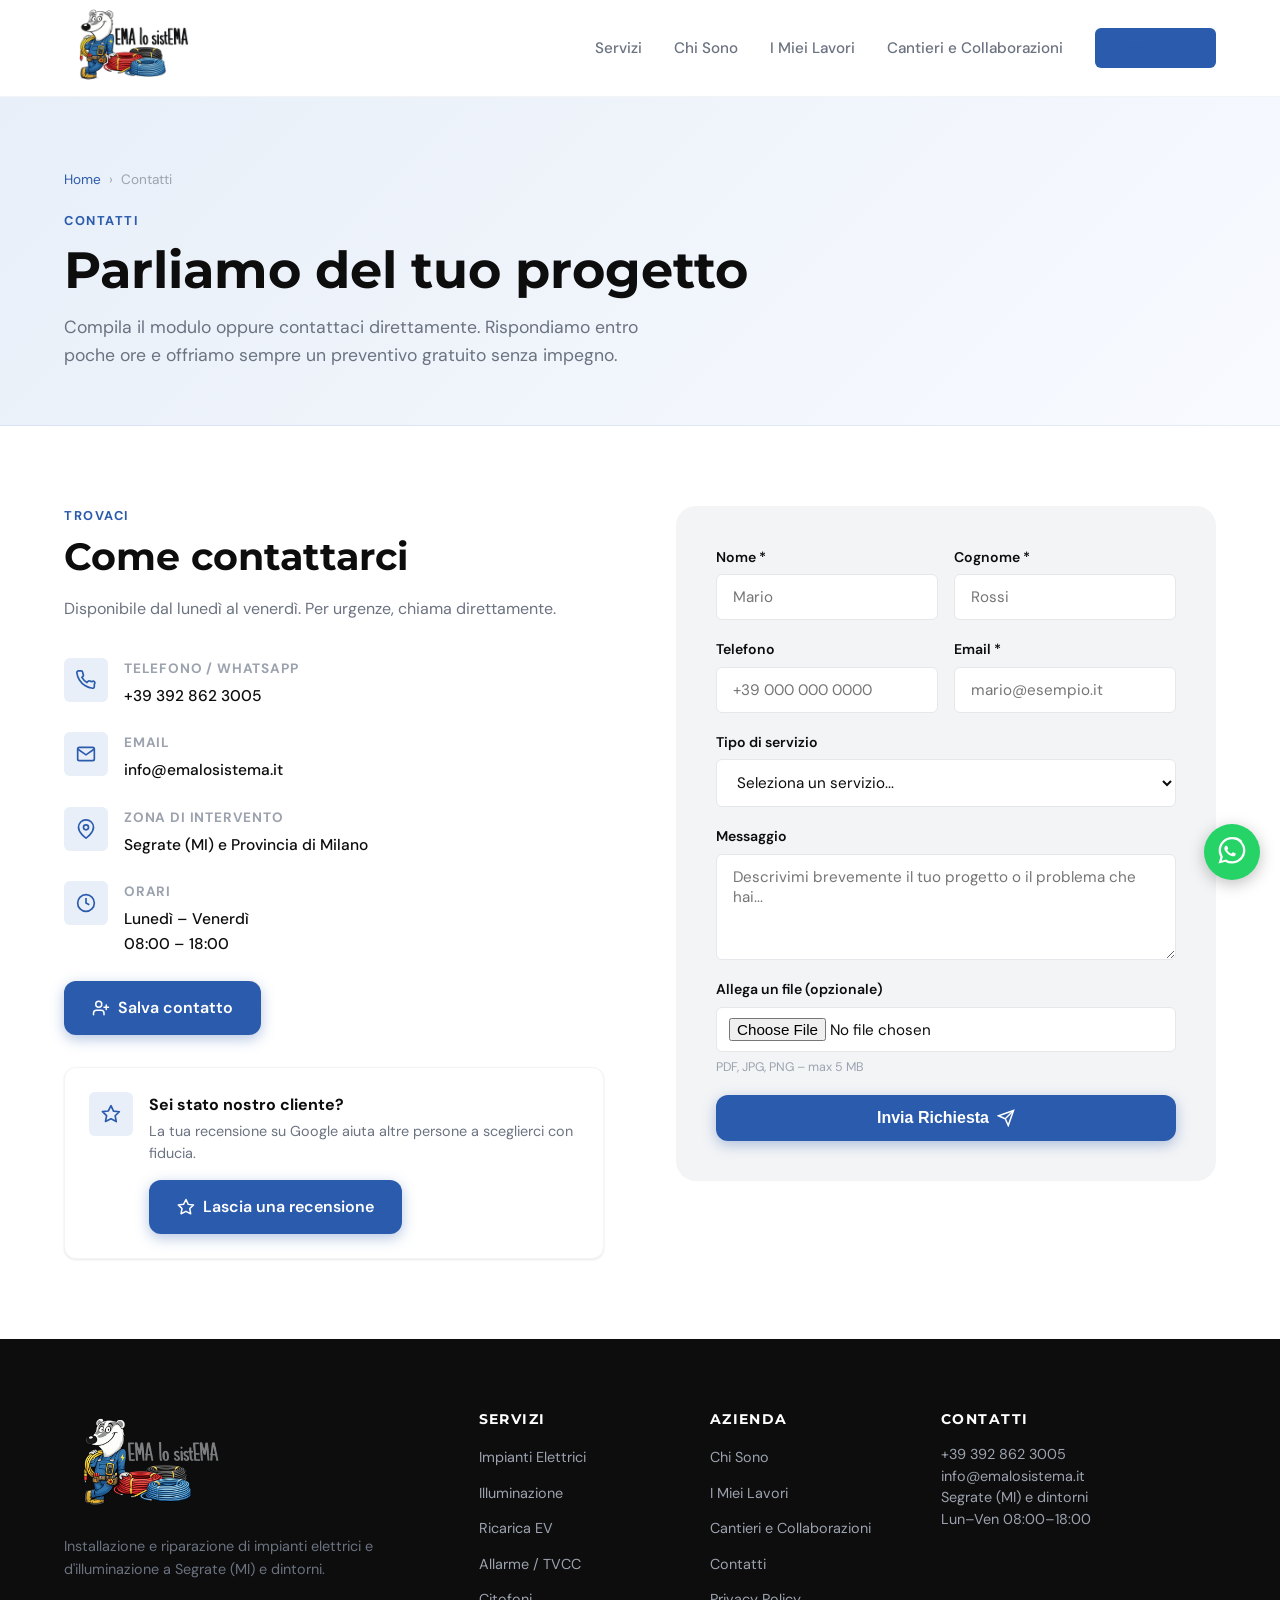
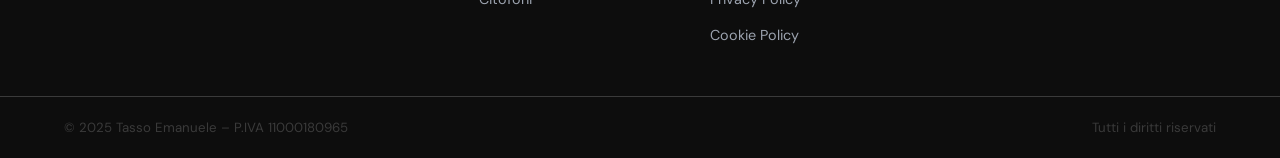
<file: contatti.html>
<!DOCTYPE html>
<html lang="it">
<head>
  <meta charset="UTF-8" />
  <meta name="viewport" content="width=device-width, initial-scale=1.0" />
  <meta name="description" content="Contatta Emanuele Tasso elettricista a Segrate. Richiedi un preventivo gratuito per impianti elettrici, illuminazione, ricarica EV e sicurezza. Tel: +39 392 862 3005" />
  <title>Contatti – Ema Lo Sistema</title>
  <link rel="stylesheet" href="css/style.css" />
  <link rel="preconnect" href="https://fonts.googleapis.com" />
  <link rel="preconnect" href="https://fonts.gstatic.com" crossorigin />
  <link href="https://fonts.googleapis.com/css2?family=Montserrat:wght@700;800;900&family=DM+Sans:wght@400;500;600&display=swap" rel="stylesheet" />
</head>
<body>

  <!-- ===== HEADER ===== -->
  <header class="site-header" id="top">
    <div class="container header-inner">
      <a href="index.html" class="logo">
        <img src="images/logo.png" alt="Ema Lo Sistema" />
      </a>
      <nav class="main-nav" id="main-nav">
        <ul>
          <li><a href="servizi.html">Servizi</a></li>
          <li><a href="chi-siamo.html">Chi Sono</a></li>
          <li><a href="portfolio.html">I Miei Lavori</a></li>
          <li><a href="cantieri-collaborazioni.html">Cantieri e Collaborazioni</a></li>
          <li><a href="contatti.html" class="nav-cta active">Contattaci</a></li>
        </ul>
      </nav>
      <button class="burger" id="burger" aria-label="Menu" aria-expanded="false">
        <span></span><span></span><span></span>
      </button>
    </div>
  </header>

  <!-- ===== PAGE HERO ===== -->
  <section class="page-hero">
    <div class="container">
      <nav class="page-breadcrumb" aria-label="Breadcrumb">
        <a href="index.html">Home</a>
        <span class="sep">›</span>
        <span>Contatti</span>
      </nav>
      <span class="section-label">Contatti</span>
      <h1>Parliamo del tuo progetto</h1>
      <p>Compila il modulo oppure contattaci direttamente. Rispondiamo entro poche ore e offriamo sempre un preventivo gratuito senza impegno.</p>
    </div>
  </section>

  <!-- ===== CONTATTI ===== -->
  <section class="contact contact-page">
    <div class="container contact-inner">

      <div class="contact-info">
        <span class="section-label">Trovaci</span>
        <h2>Come contattarci</h2>
        <p>Disponibile dal lunedì al venerdì. Per urgenze, chiama direttamente.</p>

        <ul class="contact-list">
          <li>
            <div class="contact-icon">
              <svg viewBox="0 0 24 24" fill="none" stroke="currentColor" stroke-width="2"><path d="M22 16.92v3a2 2 0 0 1-2.18 2 19.79 19.79 0 0 1-8.63-3.07A19.5 19.5 0 0 1 4.14 12 19.79 19.79 0 0 1 1.07 3.4 2 2 0 0 1 3.05 1h3a2 2 0 0 1 2 1.72c.127.96.361 1.903.7 2.81a2 2 0 0 1-.45 2.11L7.09 8.91a16 16 0 0 0 6 6l1.27-1.27a2 2 0 0 1 2.11-.45c.907.339 1.85.573 2.81.7A2 2 0 0 1 22 16.92z"/></svg>
            </div>
            <div>
              <strong>Telefono / WhatsApp</strong>
              <a href="tel:+393928623005">+39 392 862 3005</a>
            </div>
          </li>
          <li>
            <div class="contact-icon">
              <svg viewBox="0 0 24 24" fill="none" stroke="currentColor" stroke-width="2"><path d="M4 4h16c1.1 0 2 .9 2 2v12c0 1.1-.9 2-2 2H4c-1.1 0-2-.9-2-2V6c0-1.1.9-2 2-2z"/><polyline points="22,6 12,13 2,6"/></svg>
            </div>
            <div>
              <strong>Email</strong>
              <a href="mailto:info@emalosistema.it">info@emalosistema.it</a>
            </div>
          </li>
          <li>
            <div class="contact-icon">
              <svg viewBox="0 0 24 24" fill="none" stroke="currentColor" stroke-width="2"><path d="M21 10c0 7-9 13-9 13s-9-6-9-13a9 9 0 0 1 18 0z"/><circle cx="12" cy="10" r="3"/></svg>
            </div>
            <div>
              <strong>Zona di intervento</strong>
              <span>Segrate (MI) e Provincia di Milano</span>
            </div>
          </li>
          <li>
            <div class="contact-icon">
              <svg viewBox="0 0 24 24" fill="none" stroke="currentColor" stroke-width="2"><circle cx="12" cy="12" r="10"/><polyline points="12 6 12 12 16 14"/></svg>
            </div>
            <div>
              <strong>Orari</strong>
              <span>Lunedì – Venerdì<br />08:00 – 18:00</span>
            </div>
          </li>
        </ul>

        <a href="emanuele-tasso.vcf" download class="btn btn-primary" style="margin-top:24px;">
          <svg viewBox="0 0 24 24" fill="none" stroke="currentColor" stroke-width="2" stroke-linecap="round" stroke-linejoin="round"><path d="M16 21v-2a4 4 0 0 0-4-4H6a4 4 0 0 0-4 4v2"/><circle cx="9" cy="7" r="4"/><path d="M19 8v6M22 11h-6"/></svg>
          Salva contatto
        </a>

        <div class="google-review">
          <div class="contact-icon">
            <svg viewBox="0 0 24 24" fill="none" stroke="currentColor" stroke-width="2" stroke-linejoin="round"><path d="M12 2l3 6.5 7 .8-5 4.8 1.3 7L12 17.8 5.4 21l1.3-7-5-4.8 7-.8z"/></svg>
          </div>
          <div>
            <strong>Sei stato nostro cliente?</strong>
            <p>La tua recensione su Google aiuta altre persone a sceglierci con fiducia.</p>
            <a href="https://share.google/PJxM7nLpjy9uGHdFv" target="_blank" rel="noopener" class="btn btn-primary">
              <svg viewBox="0 0 24 24" fill="none" stroke="currentColor" stroke-width="2" stroke-linejoin="round"><path d="M12 2l3 6.5 7 .8-5 4.8 1.3 7L12 17.8 5.4 21l1.3-7-5-4.8 7-.8z"/></svg>
              Lascia una recensione
            </a>
          </div>
        </div>
      </div>

      <div class="contact-form-wrap">
        <form class="contact-form" id="contact-form" enctype="multipart/form-data" novalidate>
          <div class="form-row">
            <div class="form-group">
              <label for="nome">Nome *</label>
              <input type="text" id="nome" name="nome" placeholder="Mario" required />
            </div>
            <div class="form-group">
              <label for="cognome">Cognome *</label>
              <input type="text" id="cognome" name="cognome" placeholder="Rossi" required />
            </div>
          </div>
          <div class="form-row">
            <div class="form-group">
              <label for="telefono">Telefono</label>
              <input type="tel" id="telefono" name="telefono" placeholder="+39 000 000 0000" />
            </div>
            <div class="form-group">
              <label for="email">Email *</label>
              <input type="email" id="email" name="email" placeholder="mario@esempio.it" required />
            </div>
          </div>
          <div class="form-group">
            <label for="servizio">Tipo di servizio</label>
            <select id="servizio" name="servizio">
              <option value="">Seleziona un servizio...</option>
              <option value="impianto-elettrico">Impianto Elettrico</option>
              <option value="illuminazione">Illuminazione</option>
              <option value="ricarica-ev">Colonnina Ricarica EV</option>
              <option value="allarme-tvcc">Allarme / Videosorveglianza</option>
              <option value="citofono">Citofono / Videocitofono</option>
              <option value="guasto">Ricerca Guasto / Riparazione</option>
              <option value="altro">Altro</option>
            </select>
          </div>
          <div class="form-group">
            <label for="messaggio">Messaggio</label>
            <textarea id="messaggio" name="messaggio" rows="4" placeholder="Descrivimi brevemente il tuo progetto o il problema che hai..."></textarea>
          </div>
          <div class="form-group">
            <label for="allegato">Allega un file (opzionale)</label>
            <input type="file" id="allegato" name="allegato" accept=".pdf,.jpg,.jpeg,.png" />
            <span class="file-hint">PDF, JPG, PNG – max 5 MB</span>
          </div>
          <input type="text" name="website" tabindex="-1" autocomplete="off" aria-hidden="true" style="position:absolute; left:-9999px; width:1px; height:1px; opacity:0;" />
          <button type="submit" class="btn btn-primary btn-full">
            Invia Richiesta
            <svg viewBox="0 0 24 24" fill="none" stroke="currentColor" stroke-width="2"><line x1="22" y1="2" x2="11" y2="13"/><polygon points="22 2 15 22 11 13 2 9 22 2"/></svg>
          </button>
          <div class="form-notice" id="form-notice"></div>
        </form>
      </div>

    </div>
  </section>

  <!-- ===== FOOTER ===== -->
  <footer class="site-footer">
    <div class="container footer-inner">
      <div class="footer-brand">
        <a href="index.html" class="logo">
          <img src="images/logo_footer.png" alt="Ema Lo Sistema" />
        </a>
        <p>Installazione e riparazione di impianti elettrici e d'illuminazione a Segrate (MI) e dintorni.</p>
      </div>
      <div class="footer-links">
        <h4>Servizi</h4>
        <ul>
          <li><a href="servizi.html">Impianti Elettrici</a></li>
          <li><a href="servizi.html">Illuminazione</a></li>
          <li><a href="servizi.html">Ricarica EV</a></li>
          <li><a href="servizi.html">Allarme / TVCC</a></li>
          <li><a href="servizi.html">Citofoni</a></li>
        </ul>
      </div>
      <div class="footer-links">
        <h4>Azienda</h4>
        <ul>
          <li><a href="chi-siamo.html">Chi Sono</a></li>
          <li><a href="portfolio.html">I Miei Lavori</a></li>
          <li><a href="cantieri-collaborazioni.html">Cantieri e Collaborazioni</a></li>
          <li><a href="contatti.html">Contatti</a></li>
          <li><a href="privacy.html">Privacy Policy</a></li>
          <li><a href="cookie.html">Cookie Policy</a></li>
        </ul>
      </div>
      <div class="footer-contact">
        <h4>Contatti</h4>
        <p><a href="tel:+393928623005">+39 392 862 3005</a></p>
        <p><a href="mailto:info@emalosistema.it">info@emalosistema.it</a></p>
        <p>Segrate (MI) e dintorni</p>
        <p>Lun–Ven 08:00–18:00</p>
      </div>
    </div>
    <div class="footer-bottom">
      <div class="container">
        <span>© 2025 Tasso Emanuele – P.IVA 11000180965</span>
        <span>Tutti i diritti riservati</span>
      </div>
    </div>
  </footer>

  <script src="js/main.js"></script>
</body>
</html>
</file>
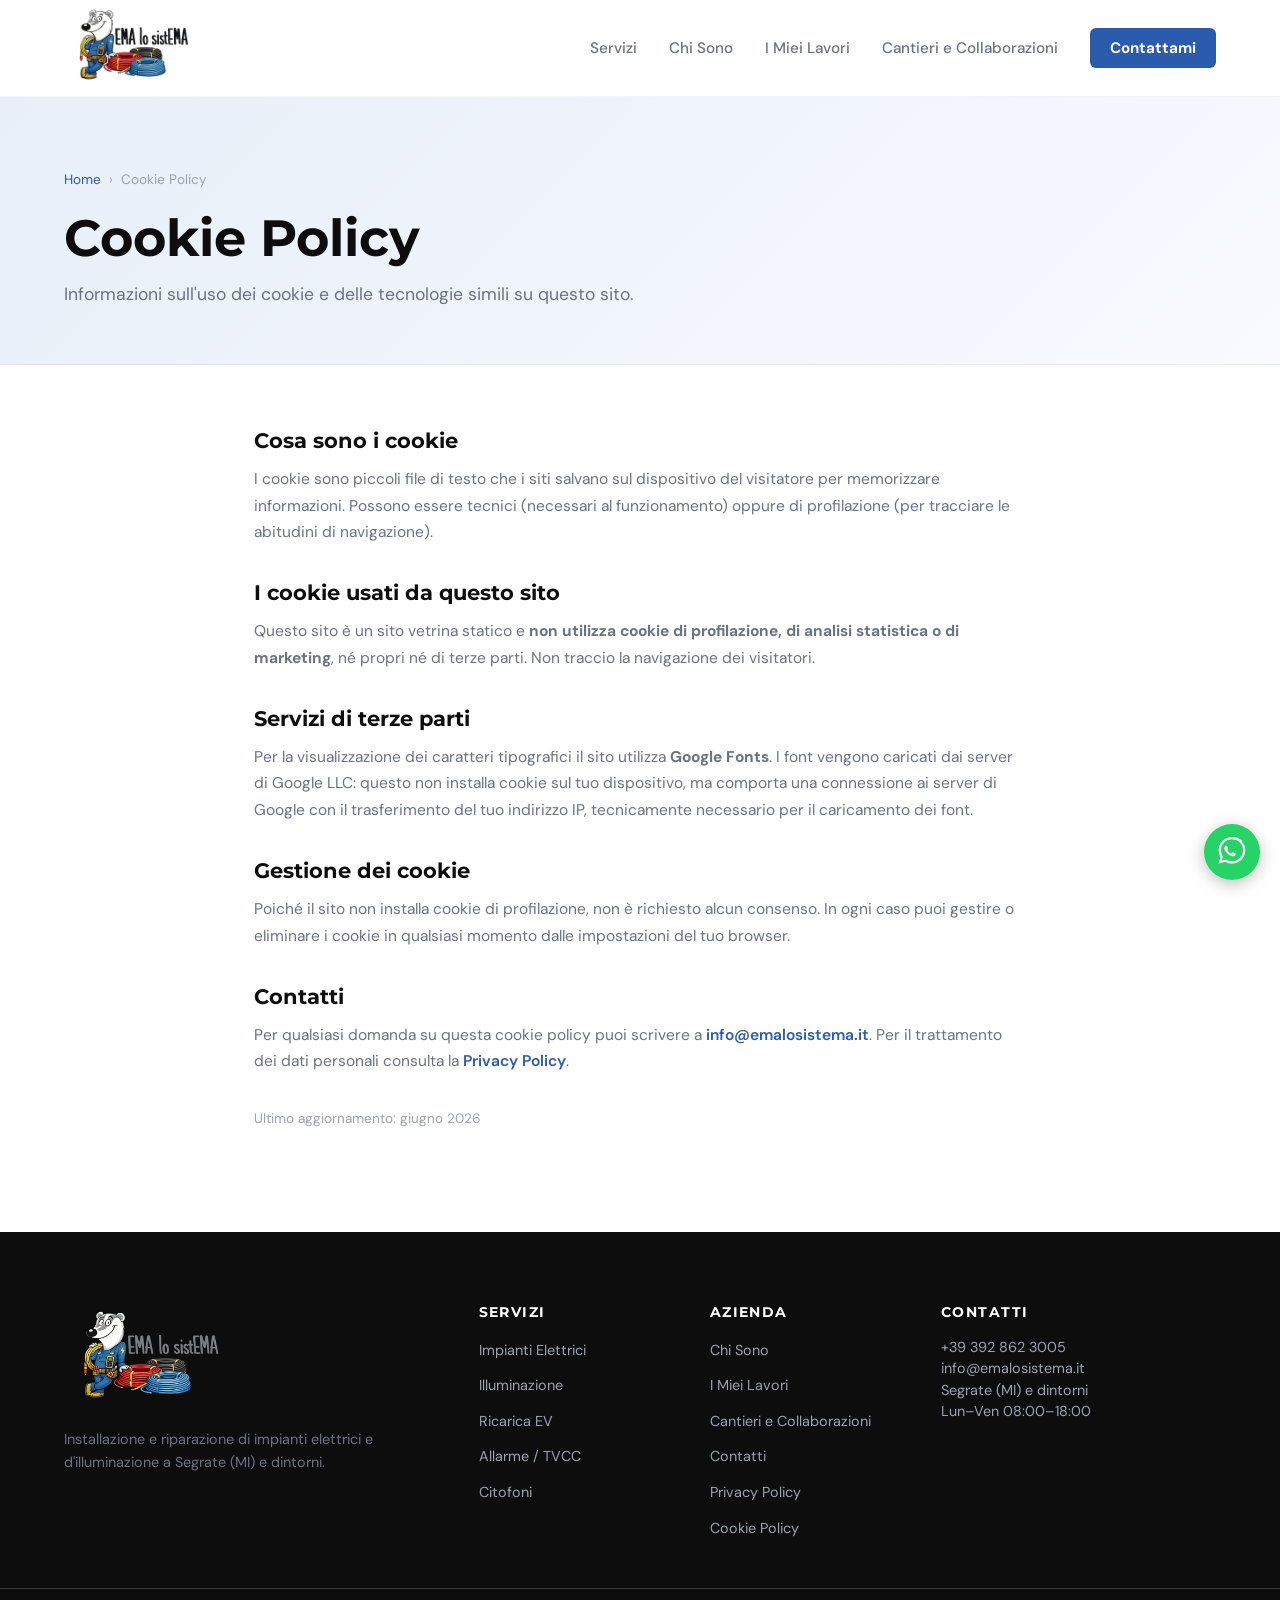
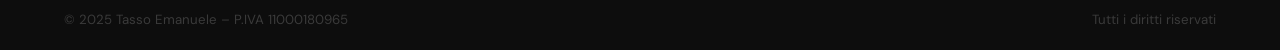
<file: cookie.html>
<!DOCTYPE html>
<html lang="it">
<head>
  <meta charset="UTF-8" />
  <meta name="viewport" content="width=device-width, initial-scale=1.0" />
  <meta name="description" content="Cookie policy di Ema Lo Sistema – utilizzo dei cookie sul sito." />
  <meta name="robots" content="noindex, follow" />
  <title>Cookie Policy – Ema Lo Sistema</title>
  <link rel="stylesheet" href="css/style.css" />
  <link rel="preconnect" href="https://fonts.googleapis.com" />
  <link rel="preconnect" href="https://fonts.gstatic.com" crossorigin />
  <link href="https://fonts.googleapis.com/css2?family=Montserrat:wght@700;800;900&family=DM+Sans:wght@400;500;600&display=swap" rel="stylesheet" />
</head>
<body>

  <!-- ===== HEADER ===== -->
  <header class="site-header" id="top">
    <div class="container header-inner">
      <a href="index.html" class="logo">
        <img src="images/logo.png" alt="Ema Lo Sistema" />
      </a>
      <nav class="main-nav" id="main-nav">
        <ul>
          <li><a href="servizi.html">Servizi</a></li>
          <li><a href="chi-siamo.html">Chi Sono</a></li>
          <li><a href="portfolio.html">I Miei Lavori</a></li>
          <li><a href="cantieri-collaborazioni.html">Cantieri e Collaborazioni</a></li>
          <li><a href="contatti.html" class="nav-cta">Contattami</a></li>
        </ul>
      </nav>
      <button class="burger" id="burger" aria-label="Menu" aria-expanded="false">
        <span></span><span></span><span></span>
      </button>
    </div>
  </header>

  <!-- ===== PAGE HERO ===== -->
  <section class="page-hero">
    <div class="container">
      <nav class="page-breadcrumb" aria-label="Breadcrumb">
        <a href="index.html">Home</a>
        <span class="sep">›</span>
        <span>Cookie Policy</span>
      </nav>
      <h1>Cookie Policy</h1>
      <p>Informazioni sull'uso dei cookie e delle tecnologie simili su questo sito.</p>
    </div>
  </section>

  <!-- ===== CONTENUTO ===== -->
  <section class="legal">
    <div class="container">

      <h2>Cosa sono i cookie</h2>
      <p>I cookie sono piccoli file di testo che i siti salvano sul dispositivo del visitatore per memorizzare informazioni. Possono essere tecnici (necessari al funzionamento) oppure di profilazione (per tracciare le abitudini di navigazione).</p>

      <h2>I cookie usati da questo sito</h2>
      <p>Questo sito è un sito vetrina statico e <strong>non utilizza cookie di profilazione, di analisi statistica o di marketing</strong>, né propri né di terze parti. Non traccio la navigazione dei visitatori.</p>

      <h2>Servizi di terze parti</h2>
      <p>Per la visualizzazione dei caratteri tipografici il sito utilizza <strong>Google Fonts</strong>. I font vengono caricati dai server di Google LLC: questo non installa cookie sul tuo dispositivo, ma comporta una connessione ai server di Google con il trasferimento del tuo indirizzo IP, tecnicamente necessario per il caricamento dei font.</p>

      <h2>Gestione dei cookie</h2>
      <p>Poiché il sito non installa cookie di profilazione, non è richiesto alcun consenso. In ogni caso puoi gestire o eliminare i cookie in qualsiasi momento dalle impostazioni del tuo browser.</p>

      <h2>Contatti</h2>
      <p>Per qualsiasi domanda su questa cookie policy puoi scrivere a <a href="mailto:info@emalosistema.it">info@emalosistema.it</a>. Per il trattamento dei dati personali consulta la <a href="privacy.html">Privacy Policy</a>.</p>

      <p class="legal-updated">Ultimo aggiornamento: giugno 2026</p>
    </div>
  </section>

  <!-- ===== FOOTER ===== -->
  <footer class="site-footer">
    <div class="container footer-inner">
      <div class="footer-brand">
        <a href="index.html" class="logo">
          <img src="images/logo_footer.png" alt="Ema Lo Sistema" />
        </a>
        <p>Installazione e riparazione di impianti elettrici e d'illuminazione a Segrate (MI) e dintorni.</p>
      </div>
      <div class="footer-links">
        <h4>Servizi</h4>
        <ul>
          <li><a href="servizi.html">Impianti Elettrici</a></li>
          <li><a href="servizi.html">Illuminazione</a></li>
          <li><a href="servizi.html">Ricarica EV</a></li>
          <li><a href="servizi.html">Allarme / TVCC</a></li>
          <li><a href="servizi.html">Citofoni</a></li>
        </ul>
      </div>
      <div class="footer-links">
        <h4>Azienda</h4>
        <ul>
          <li><a href="chi-siamo.html">Chi Sono</a></li>
          <li><a href="portfolio.html">I Miei Lavori</a></li>
          <li><a href="cantieri-collaborazioni.html">Cantieri e Collaborazioni</a></li>
          <li><a href="contatti.html">Contatti</a></li>
          <li><a href="privacy.html">Privacy Policy</a></li>
          <li><a href="cookie.html">Cookie Policy</a></li>
        </ul>
      </div>
      <div class="footer-contact">
        <h4>Contatti</h4>
        <p><a href="tel:+393928623005">+39 392 862 3005</a></p>
        <p><a href="mailto:info@emalosistema.it">info@emalosistema.it</a></p>
        <p>Segrate (MI) e dintorni</p>
        <p>Lun–Ven 08:00–18:00</p>
      </div>
    </div>
    <div class="footer-bottom">
      <div class="container">
        <span>© 2025 Tasso Emanuele – P.IVA 11000180965</span>
        <span>Tutti i diritti riservati</span>
      </div>
    </div>
  </footer>

  <script src="js/main.js"></script>
</body>
</html>
</file>
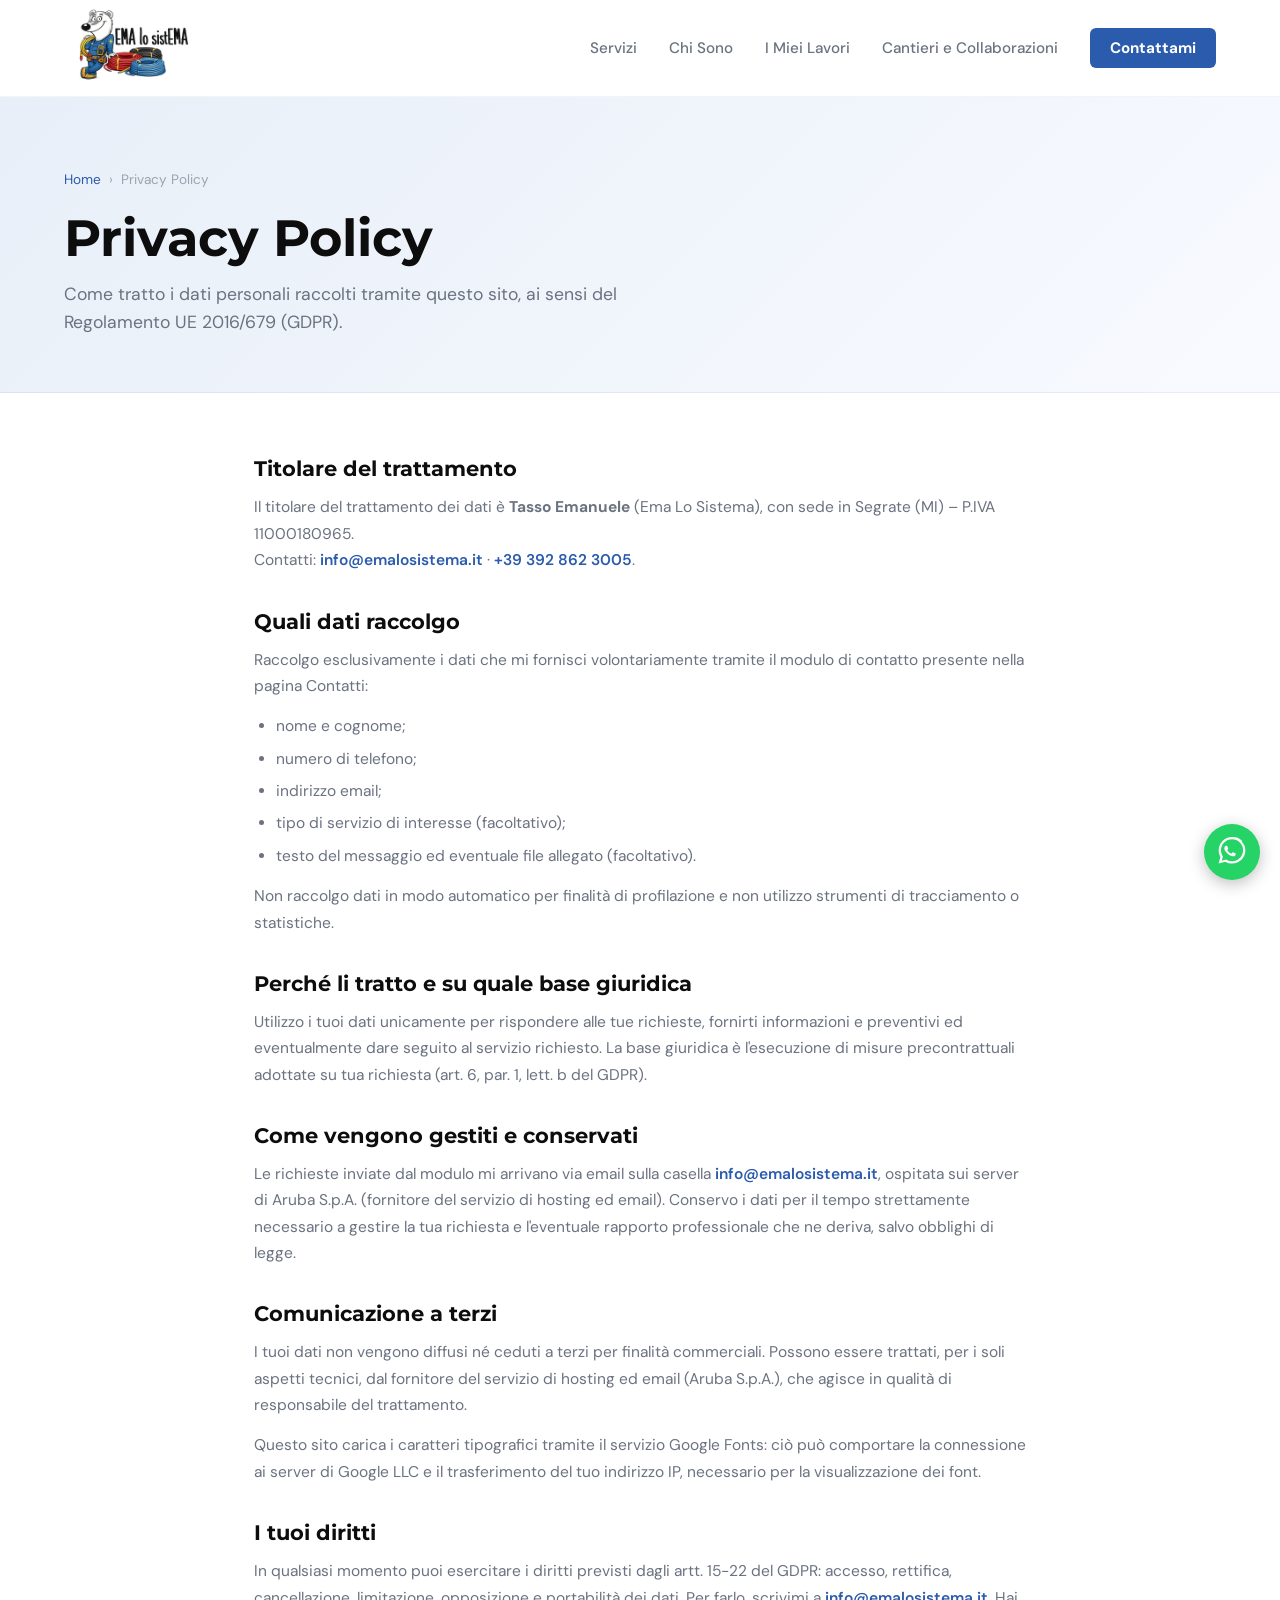
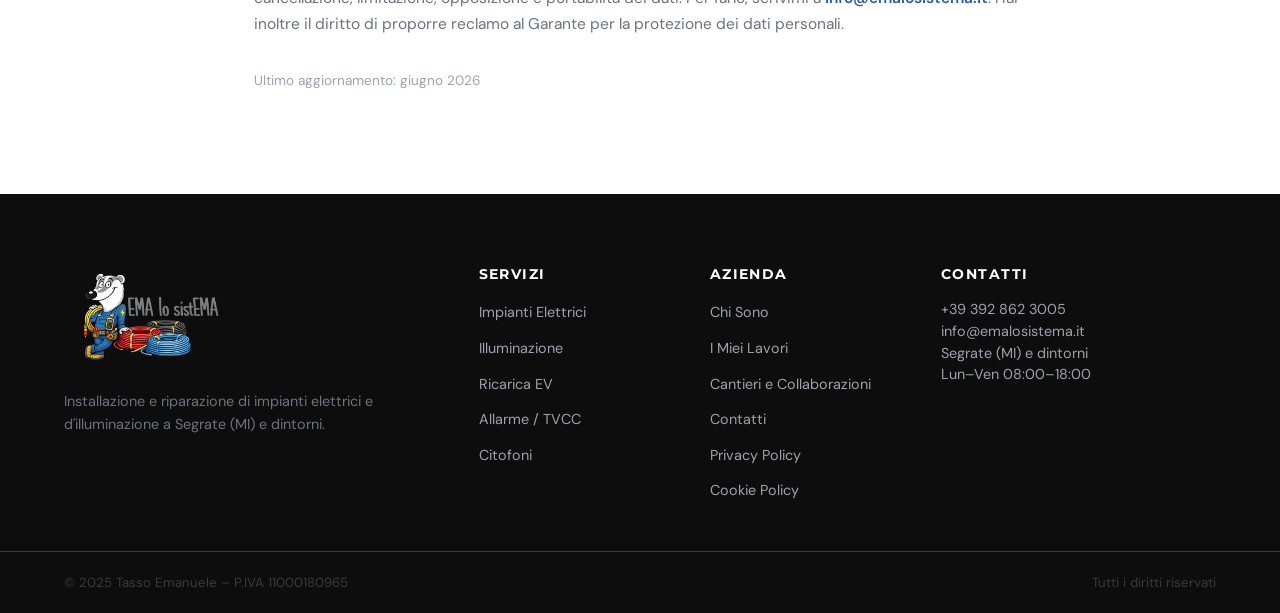
<file: privacy.html>
<!DOCTYPE html>
<html lang="it">
<head>
  <meta charset="UTF-8" />
  <meta name="viewport" content="width=device-width, initial-scale=1.0" />
  <meta name="description" content="Informativa sulla privacy di Ema Lo Sistema – trattamento dei dati personali raccolti tramite il sito e il modulo di contatto." />
  <meta name="robots" content="noindex, follow" />
  <title>Privacy Policy – Ema Lo Sistema</title>
  <link rel="stylesheet" href="css/style.css" />
  <link rel="preconnect" href="https://fonts.googleapis.com" />
  <link rel="preconnect" href="https://fonts.gstatic.com" crossorigin />
  <link href="https://fonts.googleapis.com/css2?family=Montserrat:wght@700;800;900&family=DM+Sans:wght@400;500;600&display=swap" rel="stylesheet" />
</head>
<body>

  <!-- ===== HEADER ===== -->
  <header class="site-header" id="top">
    <div class="container header-inner">
      <a href="index.html" class="logo">
        <img src="images/logo.png" alt="Ema Lo Sistema" />
      </a>
      <nav class="main-nav" id="main-nav">
        <ul>
          <li><a href="servizi.html">Servizi</a></li>
          <li><a href="chi-siamo.html">Chi Sono</a></li>
          <li><a href="portfolio.html">I Miei Lavori</a></li>
          <li><a href="cantieri-collaborazioni.html">Cantieri e Collaborazioni</a></li>
          <li><a href="contatti.html" class="nav-cta">Contattami</a></li>
        </ul>
      </nav>
      <button class="burger" id="burger" aria-label="Menu" aria-expanded="false">
        <span></span><span></span><span></span>
      </button>
    </div>
  </header>

  <!-- ===== PAGE HERO ===== -->
  <section class="page-hero">
    <div class="container">
      <nav class="page-breadcrumb" aria-label="Breadcrumb">
        <a href="index.html">Home</a>
        <span class="sep">›</span>
        <span>Privacy Policy</span>
      </nav>
      <h1>Privacy Policy</h1>
      <p>Come tratto i dati personali raccolti tramite questo sito, ai sensi del Regolamento UE 2016/679 (GDPR).</p>
    </div>
  </section>

  <!-- ===== CONTENUTO ===== -->
  <section class="legal">
    <div class="container">

      <h2>Titolare del trattamento</h2>
      <p>Il titolare del trattamento dei dati è <strong>Tasso Emanuele</strong> (Ema Lo Sistema), con sede in Segrate (MI) – P.IVA 11000180965.<br />
      Contatti: <a href="mailto:info@emalosistema.it">info@emalosistema.it</a> · <a href="tel:+393928623005">+39 392 862 3005</a>.</p>

      <h2>Quali dati raccolgo</h2>
      <p>Raccolgo esclusivamente i dati che mi fornisci volontariamente tramite il modulo di contatto presente nella pagina Contatti:</p>
      <ul>
        <li>nome e cognome;</li>
        <li>numero di telefono;</li>
        <li>indirizzo email;</li>
        <li>tipo di servizio di interesse (facoltativo);</li>
        <li>testo del messaggio ed eventuale file allegato (facoltativo).</li>
      </ul>
      <p>Non raccolgo dati in modo automatico per finalità di profilazione e non utilizzo strumenti di tracciamento o statistiche.</p>

      <h2>Perché li tratto e su quale base giuridica</h2>
      <p>Utilizzo i tuoi dati unicamente per rispondere alle tue richieste, fornirti informazioni e preventivi ed eventualmente dare seguito al servizio richiesto. La base giuridica è l'esecuzione di misure precontrattuali adottate su tua richiesta (art. 6, par. 1, lett. b del GDPR).</p>

      <h2>Come vengono gestiti e conservati</h2>
      <p>Le richieste inviate dal modulo mi arrivano via email sulla casella <a href="mailto:info@emalosistema.it">info@emalosistema.it</a>, ospitata sui server di Aruba S.p.A. (fornitore del servizio di hosting ed email). Conservo i dati per il tempo strettamente necessario a gestire la tua richiesta e l'eventuale rapporto professionale che ne deriva, salvo obblighi di legge.</p>

      <h2>Comunicazione a terzi</h2>
      <p>I tuoi dati non vengono diffusi né ceduti a terzi per finalità commerciali. Possono essere trattati, per i soli aspetti tecnici, dal fornitore del servizio di hosting ed email (Aruba S.p.A.), che agisce in qualità di responsabile del trattamento.</p>
      <p>Questo sito carica i caratteri tipografici tramite il servizio Google Fonts: ciò può comportare la connessione ai server di Google LLC e il trasferimento del tuo indirizzo IP, necessario per la visualizzazione dei font.</p>

      <h2>I tuoi diritti</h2>
      <p>In qualsiasi momento puoi esercitare i diritti previsti dagli artt. 15-22 del GDPR: accesso, rettifica, cancellazione, limitazione, opposizione e portabilità dei dati. Per farlo, scrivimi a <a href="mailto:info@emalosistema.it">info@emalosistema.it</a>. Hai inoltre il diritto di proporre reclamo al Garante per la protezione dei dati personali.</p>

      <p class="legal-updated">Ultimo aggiornamento: giugno 2026</p>
    </div>
  </section>

  <!-- ===== FOOTER ===== -->
  <footer class="site-footer">
    <div class="container footer-inner">
      <div class="footer-brand">
        <a href="index.html" class="logo">
          <img src="images/logo_footer.png" alt="Ema Lo Sistema" />
        </a>
        <p>Installazione e riparazione di impianti elettrici e d'illuminazione a Segrate (MI) e dintorni.</p>
      </div>
      <div class="footer-links">
        <h4>Servizi</h4>
        <ul>
          <li><a href="servizi.html">Impianti Elettrici</a></li>
          <li><a href="servizi.html">Illuminazione</a></li>
          <li><a href="servizi.html">Ricarica EV</a></li>
          <li><a href="servizi.html">Allarme / TVCC</a></li>
          <li><a href="servizi.html">Citofoni</a></li>
        </ul>
      </div>
      <div class="footer-links">
        <h4>Azienda</h4>
        <ul>
          <li><a href="chi-siamo.html">Chi Sono</a></li>
          <li><a href="portfolio.html">I Miei Lavori</a></li>
          <li><a href="cantieri-collaborazioni.html">Cantieri e Collaborazioni</a></li>
          <li><a href="contatti.html">Contatti</a></li>
          <li><a href="privacy.html">Privacy Policy</a></li>
          <li><a href="cookie.html">Cookie Policy</a></li>
        </ul>
      </div>
      <div class="footer-contact">
        <h4>Contatti</h4>
        <p><a href="tel:+393928623005">+39 392 862 3005</a></p>
        <p><a href="mailto:info@emalosistema.it">info@emalosistema.it</a></p>
        <p>Segrate (MI) e dintorni</p>
        <p>Lun–Ven 08:00–18:00</p>
      </div>
    </div>
    <div class="footer-bottom">
      <div class="container">
        <span>© 2025 Tasso Emanuele – P.IVA 11000180965</span>
        <span>Tutti i diritti riservati</span>
      </div>
    </div>
  </footer>

  <script src="js/main.js"></script>
</body>
</html>
</file>
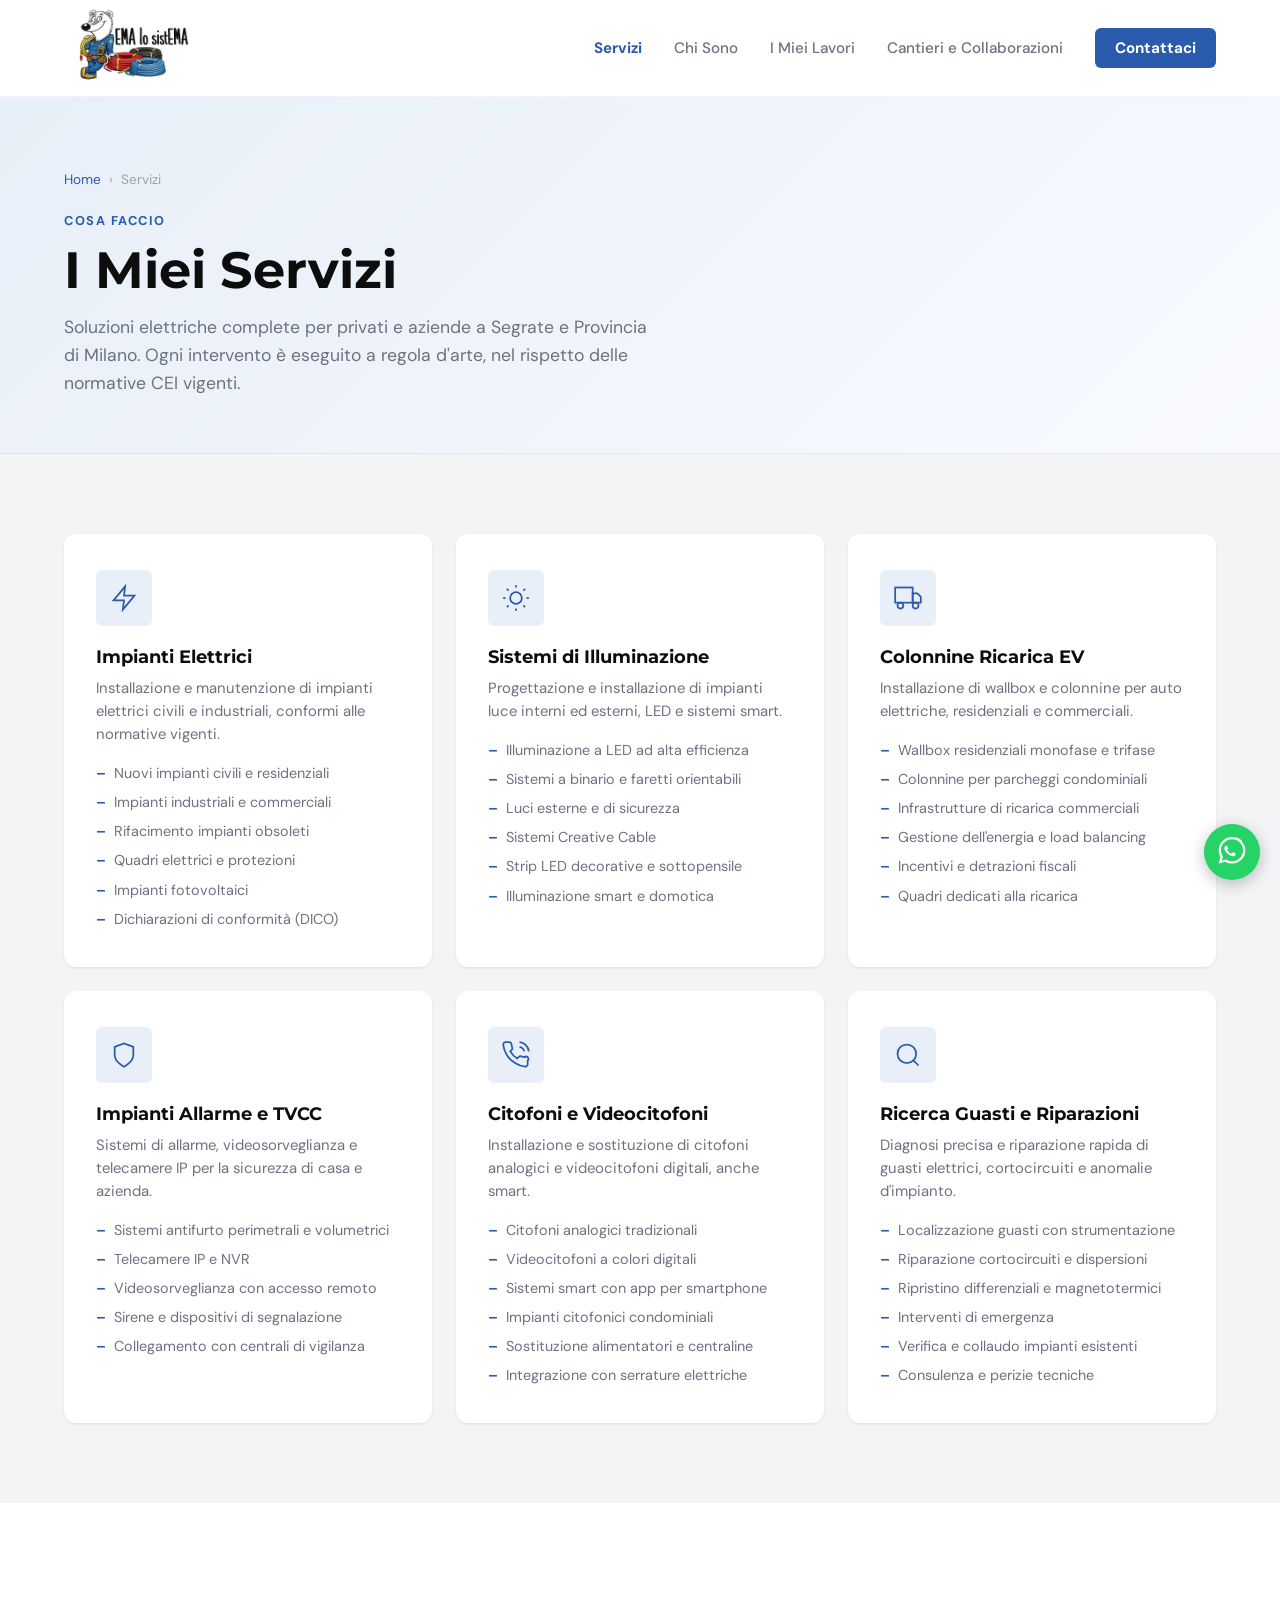
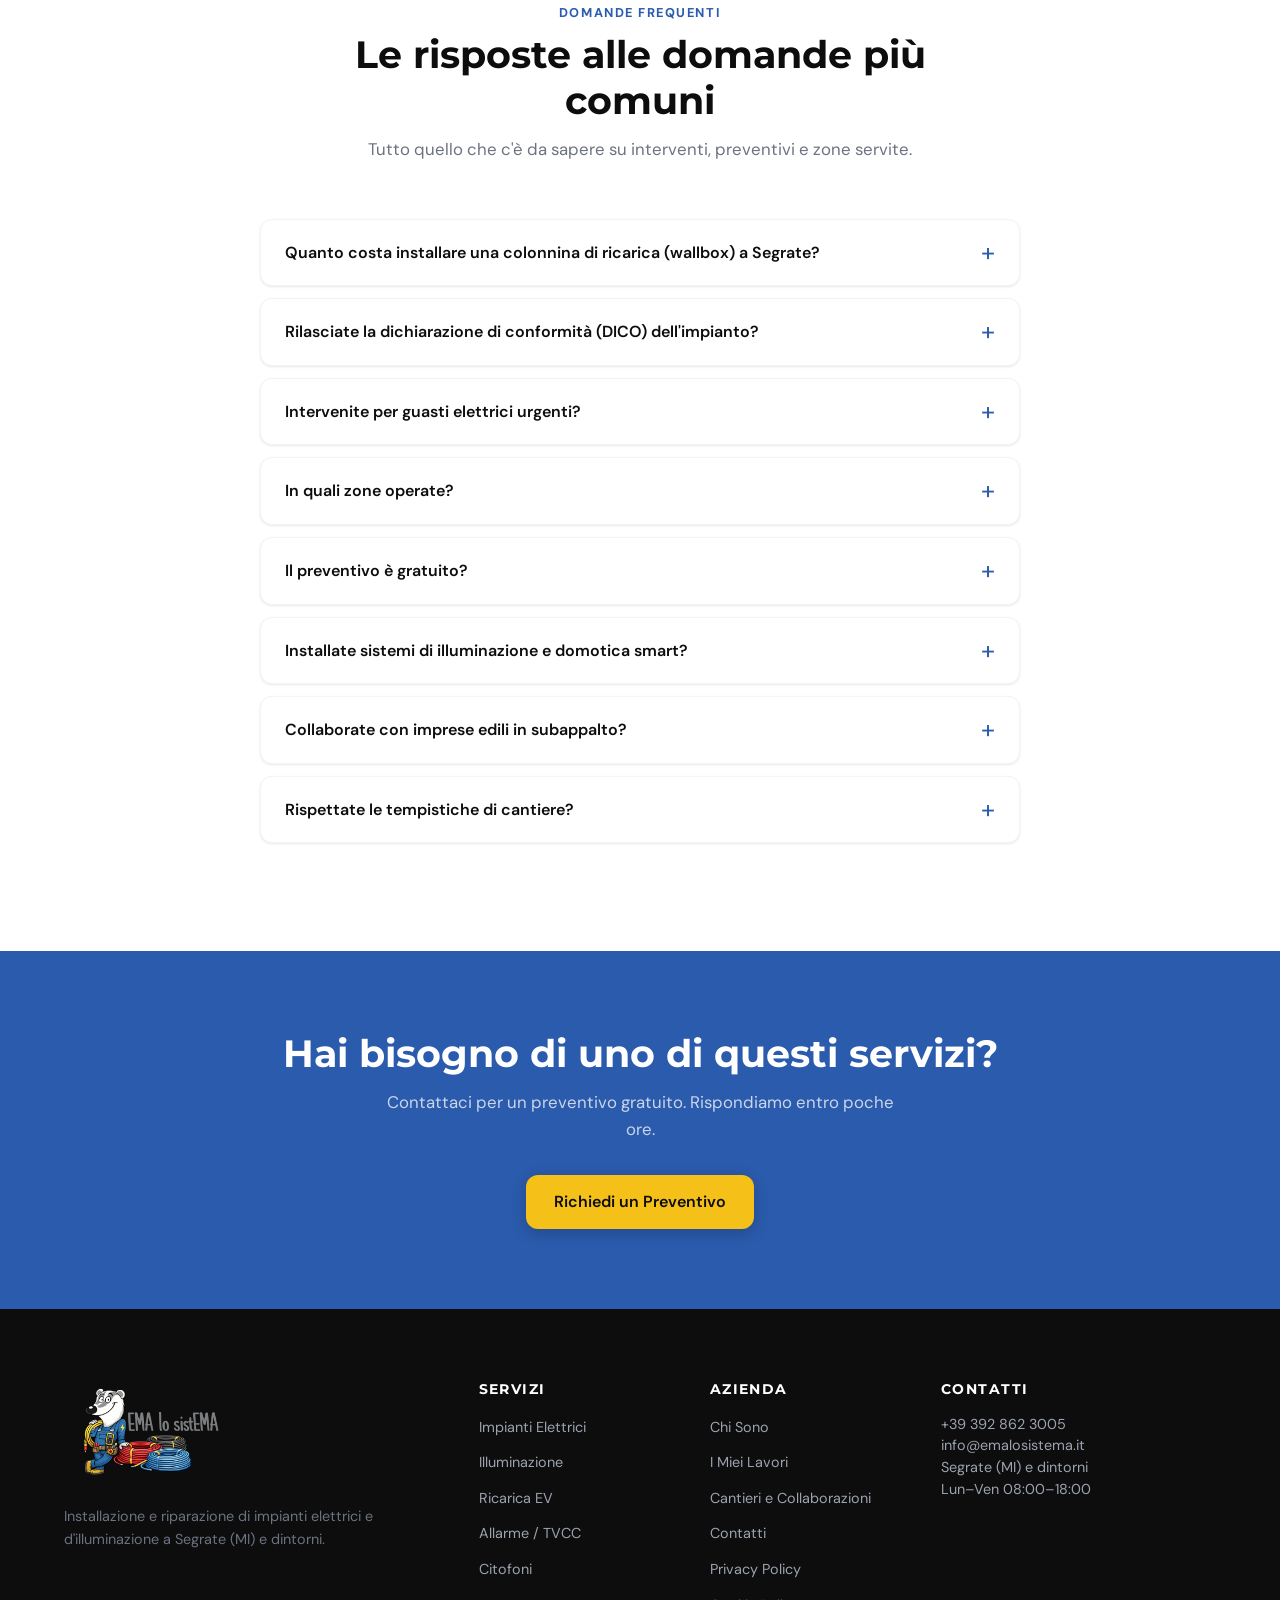
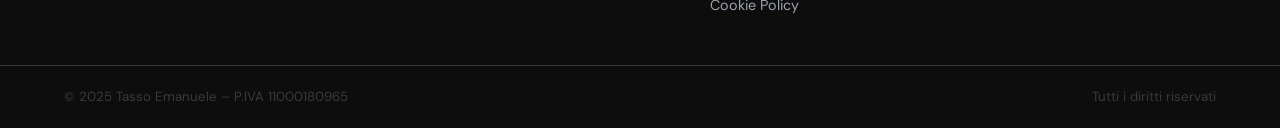
<file: servizi.html>
<!DOCTYPE html>
<html lang="it">
<head>
  <meta charset="UTF-8" />
  <meta name="viewport" content="width=device-width, initial-scale=1.0" />
  <meta name="description" content="Servizi elettrici a Segrate: impianti elettrici civili e industriali, illuminazione LED, colonnine ricarica EV, allarmi, videosorveglianza e citofoni. Emanuele Tasso elettricista." />
  <title>Servizi – Ema Lo Sistema</title>
  <link rel="stylesheet" href="css/style.css" />
  <link rel="preconnect" href="https://fonts.googleapis.com" />
  <link rel="preconnect" href="https://fonts.gstatic.com" crossorigin />
  <link href="https://fonts.googleapis.com/css2?family=Montserrat:wght@700;800;900&family=DM+Sans:wght@400;500;600&display=swap" rel="stylesheet" />
  <script type="application/ld+json">
  {
    "@context": "https://schema.org",
    "@type": "FAQPage",
    "mainEntity": [
      {
        "@type": "Question",
        "name": "Quanto costa installare una colonnina di ricarica (wallbox) a Segrate?",
        "acceptedAnswer": {
          "@type": "Answer",
          "text": "Il costo dipende dalla potenza (monofase o trifase), dalla distanza dal quadro e dalle opere necessarie. Dopo un sopralluogo gratuito ti forniamo un preventivo dettagliato."
        }
      },
      {
        "@type": "Question",
        "name": "Rilasciate la dichiarazione di conformità (DICO) dell'impianto?",
        "acceptedAnswer": {
          "@type": "Answer",
          "text": "Sì. Ogni nuovo impianto o rifacimento viene eseguito a norma CEI e accompagnato dalla dichiarazione di conformità (DICO), obbligatoria per legge e necessaria per pratiche, rogiti e allacciamenti."
        }
      },
      {
        "@type": "Question",
        "name": "Intervenite per guasti elettrici urgenti?",
        "acceptedAnswer": {
          "@type": "Answer",
          "text": "Sì, offriamo interventi di emergenza per guasti, cortocircuiti, mancanza di corrente e scatti continui del differenziale. Contattaci al +39 392 862 3005 per la disponibilità più rapida."
        }
      },
      {
        "@type": "Question",
        "name": "In quali zone operate?",
        "acceptedAnswer": {
          "@type": "Answer",
          "text": "Operiamo a Segrate (MI) e nei comuni limitrofi della provincia di Milano, tra cui Pioltello, Vimodrone, Cernusco sul Naviglio, San Donato Milanese e Milano."
        }
      },
      {
        "@type": "Question",
        "name": "Il preventivo è gratuito?",
        "acceptedAnswer": {
          "@type": "Answer",
          "text": "Sì, il preventivo è sempre gratuito e senza impegno. Rispondiamo entro poche ore dalla richiesta."
        }
      },
      {
        "@type": "Question",
        "name": "Installate sistemi di illuminazione e domotica smart?",
        "acceptedAnswer": {
          "@type": "Answer",
          "text": "Sì. Installiamo illuminazione LED ad alta efficienza, sistemi a binario, strip LED e impianti smart controllabili da app, inclusi sistemi domotici BTicino."
        }
      },
      {
        "@type": "Question",
        "name": "Collaborate con imprese edili in subappalto?",
        "acceptedAnswer": {
          "@type": "Answer",
          "text": "Sì, collaboriamo da anni con imprese edili e general contractor per impianti elettrici su cantieri civili e commerciali, con P.IVA e fatturazione regolare."
        }
      },
      {
        "@type": "Question",
        "name": "Rispettate le tempistiche di cantiere?",
        "acceptedAnswer": {
          "@type": "Answer",
          "text": "Sì. Ci coordiniamo con l'impresa e le altre maestranze e lavoriamo nel rispetto delle scadenze concordate, rilasciando tutta la documentazione necessaria (DICO, schemi, collaudi)."
        }
      }
    ]
  }
  </script>
</head>
<body>

  <!-- ===== HEADER ===== -->
  <header class="site-header" id="top">
    <div class="container header-inner">
      <a href="index.html" class="logo">
        <img src="images/logo.png" alt="Ema Lo Sistema" />
      </a>
      <nav class="main-nav" id="main-nav">
        <ul>
          <li><a href="servizi.html" class="active">Servizi</a></li>
          <li><a href="chi-siamo.html">Chi Sono</a></li>
          <li><a href="portfolio.html">I Miei Lavori</a></li>
          <li><a href="cantieri-collaborazioni.html">Cantieri e Collaborazioni</a></li>
          <li><a href="contatti.html" class="nav-cta">Contattaci</a></li>
        </ul>
      </nav>
      <button class="burger" id="burger" aria-label="Menu" aria-expanded="false">
        <span></span><span></span><span></span>
      </button>
    </div>
  </header>

  <!-- ===== PAGE HERO ===== -->
  <section class="page-hero">
    <div class="container">
      <nav class="page-breadcrumb" aria-label="Breadcrumb">
        <a href="index.html">Home</a>
        <span class="sep">›</span>
        <span>Servizi</span>
      </nav>
      <span class="section-label">Cosa faccio</span>
      <h1>I Miei Servizi</h1>
      <p>Soluzioni elettriche complete per privati e aziende a Segrate e Provincia di Milano. Ogni intervento è eseguito a regola d'arte, nel rispetto delle normative CEI vigenti.</p>
    </div>
  </section>

  <!-- ===== SERVIZI GRID ===== -->
  <section class="services services-page">
    <div class="container">
      <div class="services-grid services-grid--large">

        <div class="service-card service-card--large">
          <div class="service-icon-wrap">
            <svg viewBox="0 0 24 24" fill="none" stroke="currentColor" stroke-width="1.5"><path d="M13 2L3 14h9l-1 8 10-12h-9l1-8z"/></svg>
          </div>
          <h3>Impianti Elettrici</h3>
          <p>Installazione e manutenzione di impianti elettrici civili e industriali, conformi alle normative vigenti.</p>
          <ul class="service-list">
            <li>Nuovi impianti civili e residenziali</li>
            <li>Impianti industriali e commerciali</li>
            <li>Rifacimento impianti obsoleti</li>
            <li>Quadri elettrici e protezioni</li>
            <li>Impianti fotovoltaici</li>
            <li>Dichiarazioni di conformità (DICO)</li>
          </ul>
        </div>

        <div class="service-card service-card--large">
          <div class="service-icon-wrap">
            <svg viewBox="0 0 24 24" fill="none" stroke="currentColor" stroke-width="1.5"><circle cx="12" cy="12" r="5"/><line x1="12" y1="1" x2="12" y2="3"/><line x1="12" y1="21" x2="12" y2="23"/><line x1="4.22" y1="4.22" x2="5.64" y2="5.64"/><line x1="18.36" y1="18.36" x2="19.78" y2="19.78"/><line x1="1" y1="12" x2="3" y2="12"/><line x1="21" y1="12" x2="23" y2="12"/><line x1="4.22" y1="19.78" x2="5.64" y2="18.36"/><line x1="18.36" y1="5.64" x2="19.78" y2="4.22"/></svg>
          </div>
          <h3>Sistemi di Illuminazione</h3>
          <p>Progettazione e installazione di impianti luce interni ed esterni, LED e sistemi smart.</p>
          <ul class="service-list">
            <li>Illuminazione a LED ad alta efficienza</li>
            <li>Sistemi a binario e faretti orientabili</li>
            <li>Luci esterne e di sicurezza</li>
            <li>Sistemi Creative Cable</li>
            <li>Strip LED decorative e sottopensile</li>
            <li>Illuminazione smart e domotica</li>
          </ul>
        </div>

        <div class="service-card service-card--large">
          <div class="service-icon-wrap">
            <svg viewBox="0 0 24 24" fill="none" stroke="currentColor" stroke-width="1.5"><rect x="1" y="3" width="15" height="13"/><polygon points="16 8 20 8 23 11 23 16 16 16 16 8"/><circle cx="5.5" cy="18.5" r="2.5"/><circle cx="18.5" cy="18.5" r="2.5"/></svg>
          </div>
          <h3>Colonnine Ricarica EV</h3>
          <p>Installazione di wallbox e colonnine per auto elettriche, residenziali e commerciali.</p>
          <ul class="service-list">
            <li>Wallbox residenziali monofase e trifase</li>
            <li>Colonnine per parcheggi condominiali</li>
            <li>Infrastrutture di ricarica commerciali</li>
            <li>Gestione dell'energia e load balancing</li>
            <li>Incentivi e detrazioni fiscali</li>
            <li>Quadri dedicati alla ricarica</li>
          </ul>
        </div>

        <div class="service-card service-card--large">
          <div class="service-icon-wrap">
            <svg viewBox="0 0 24 24" fill="none" stroke="currentColor" stroke-width="1.5"><path d="M12 22s8-4 8-10V5l-8-3-8 3v7c0 6 8 10 8 10z"/></svg>
          </div>
          <h3>Impianti Allarme e TVCC</h3>
          <p>Sistemi di allarme, videosorveglianza e telecamere IP per la sicurezza di casa e azienda.</p>
          <ul class="service-list">
            <li>Sistemi antifurto perimetrali e volumetrici</li>
            <li>Telecamere IP e NVR</li>
            <li>Videosorveglianza con accesso remoto</li>
            <li>Sirene e dispositivi di segnalazione</li>
            <li>Collegamento con centrali di vigilanza</li>
          </ul>
        </div>

        <div class="service-card service-card--large">
          <div class="service-icon-wrap">
            <svg viewBox="0 0 24 24" fill="none" stroke="currentColor" stroke-width="1.5"><path d="M15.05 5A5 5 0 0 1 19 8.95M15.05 1A9 9 0 0 1 23 8.94m-1 7.98v3a2 2 0 0 1-2.18 2 19.79 19.79 0 0 1-8.63-3.07A19.5 19.5 0 0 1 4.14 12 19.79 19.79 0 0 1 1.07 3.4 2 2 0 0 1 3.05 1h3a2 2 0 0 1 2 1.72c.127.96.361 1.903.7 2.81a2 2 0 0 1-.45 2.11L7.09 8.91a16 16 0 0 0 6 6l1.27-1.27a2 2 0 0 1 2.11-.45c.907.339 1.85.573 2.81.7A2 2 0 0 1 22 16.92z"/></svg>
          </div>
          <h3>Citofoni e Videocitofoni</h3>
          <p>Installazione e sostituzione di citofoni analogici e videocitofoni digitali, anche smart.</p>
          <ul class="service-list">
            <li>Citofoni analogici tradizionali</li>
            <li>Videocitofoni a colori digitali</li>
            <li>Sistemi smart con app per smartphone</li>
            <li>Impianti citofonici condominiali</li>
            <li>Sostituzione alimentatori e centraline</li>
            <li>Integrazione con serrature elettriche</li>
          </ul>
        </div>

        <div class="service-card service-card--large">
          <div class="service-icon-wrap">
            <svg viewBox="0 0 24 24" fill="none" stroke="currentColor" stroke-width="1.5"><circle cx="11" cy="11" r="8"/><line x1="21" y1="21" x2="16.65" y2="16.65"/></svg>
          </div>
          <h3>Ricerca Guasti e Riparazioni</h3>
          <p>Diagnosi precisa e riparazione rapida di guasti elettrici, cortocircuiti e anomalie d'impianto.</p>
          <ul class="service-list">
            <li>Localizzazione guasti con strumentazione</li>
            <li>Riparazione cortocircuiti e dispersioni</li>
            <li>Ripristino differenziali e magnetotermici</li>
            <li>Interventi di emergenza</li>
            <li>Verifica e collaudo impianti esistenti</li>
            <li>Consulenza e perizie tecniche</li>
          </ul>
        </div>

      </div>
    </div>
  </section>

  <!-- ===== FAQ ===== -->
  <section class="faq">
    <div class="container">
      <div class="section-header">
        <span class="section-label">Domande frequenti</span>
        <h2>Le risposte alle domande più comuni</h2>
        <p>Tutto quello che c'è da sapere su interventi, preventivi e zone servite.</p>
      </div>
      <div class="faq-list">

        <details class="faq-item">
          <summary>Quanto costa installare una colonnina di ricarica (wallbox) a Segrate?</summary>
          <p>Il costo dipende dalla potenza (monofase o trifase), dalla distanza dal quadro e dalle opere necessarie. Dopo un sopralluogo gratuito ti forniamo un preventivo dettagliato.</p>
        </details>

        <details class="faq-item">
          <summary>Rilasciate la dichiarazione di conformità (DICO) dell'impianto?</summary>
          <p>Sì. Ogni nuovo impianto o rifacimento viene eseguito a norma CEI e accompagnato dalla dichiarazione di conformità (DICO), obbligatoria per legge e necessaria per pratiche, rogiti e allacciamenti.</p>
        </details>

        <details class="faq-item">
          <summary>Intervenite per guasti elettrici urgenti?</summary>
          <p>Sì, offriamo interventi di emergenza per guasti, cortocircuiti, mancanza di corrente e scatti continui del differenziale. Contattaci al +39 392 862 3005 per la disponibilità più rapida.</p>
        </details>

        <details class="faq-item">
          <summary>In quali zone operate?</summary>
          <p>Operiamo a Segrate (MI) e nei comuni limitrofi della provincia di Milano, tra cui Pioltello, Vimodrone, Cernusco sul Naviglio, San Donato Milanese e Milano.</p>
        </details>

        <details class="faq-item">
          <summary>Il preventivo è gratuito?</summary>
          <p>Sì, il preventivo è sempre gratuito e senza impegno. Rispondiamo entro poche ore dalla richiesta.</p>
        </details>

        <details class="faq-item">
          <summary>Installate sistemi di illuminazione e domotica smart?</summary>
          <p>Sì. Installiamo illuminazione LED ad alta efficienza, sistemi a binario, strip LED e impianti smart controllabili da app, inclusi sistemi domotici BTicino.</p>
        </details>

        <details class="faq-item">
          <summary>Collaborate con imprese edili in subappalto?</summary>
          <p>Sì, collaboriamo da anni con imprese edili e general contractor per impianti elettrici su cantieri civili e commerciali, con P.IVA e fatturazione regolare.</p>
        </details>

        <details class="faq-item">
          <summary>Rispettate le tempistiche di cantiere?</summary>
          <p>Sì. Ci coordiniamo con l'impresa e le altre maestranze e lavoriamo nel rispetto delle scadenze concordate, rilasciando tutta la documentazione necessaria (DICO, schemi, collaudi).</p>
        </details>

      </div>
    </div>
  </section>

  <!-- ===== CTA STRIP ===== -->
  <section class="cta-strip">
    <div class="container">
      <h2>Hai bisogno di uno di questi servizi?</h2>
      <p>Contattaci per un preventivo gratuito. Rispondiamo entro poche ore.</p>
      <a href="contatti.html" class="btn btn-primary">Richiedi un Preventivo</a>
    </div>
  </section>

  <!-- ===== FOOTER ===== -->
  <footer class="site-footer">
    <div class="container footer-inner">
      <div class="footer-brand">
        <a href="index.html" class="logo">
          <img src="images/logo_footer.png" alt="Ema Lo Sistema" />
        </a>
        <p>Installazione e riparazione di impianti elettrici e d'illuminazione a Segrate (MI) e dintorni.</p>
      </div>
      <div class="footer-links">
        <h4>Servizi</h4>
        <ul>
          <li><a href="servizi.html">Impianti Elettrici</a></li>
          <li><a href="servizi.html">Illuminazione</a></li>
          <li><a href="servizi.html">Ricarica EV</a></li>
          <li><a href="servizi.html">Allarme / TVCC</a></li>
          <li><a href="servizi.html">Citofoni</a></li>
        </ul>
      </div>
      <div class="footer-links">
        <h4>Azienda</h4>
        <ul>
          <li><a href="chi-siamo.html">Chi Sono</a></li>
          <li><a href="portfolio.html">I Miei Lavori</a></li>
          <li><a href="cantieri-collaborazioni.html">Cantieri e Collaborazioni</a></li>
          <li><a href="contatti.html">Contatti</a></li>
          <li><a href="privacy.html">Privacy Policy</a></li>
          <li><a href="cookie.html">Cookie Policy</a></li>
        </ul>
      </div>
      <div class="footer-contact">
        <h4>Contatti</h4>
        <p><a href="tel:+393928623005">+39 392 862 3005</a></p>
        <p><a href="mailto:info@emalosistema.it">info@emalosistema.it</a></p>
        <p>Segrate (MI) e dintorni</p>
        <p>Lun–Ven 08:00–18:00</p>
      </div>
    </div>
    <div class="footer-bottom">
      <div class="container">
        <span>© 2025 Tasso Emanuele – P.IVA 11000180965</span>
        <span>Tutti i diritti riservati</span>
      </div>
    </div>
  </footer>

  <script src="js/main.js"></script>
</body>
</html>
</file>
<file: css/style.css>
/* =============================================
   EMA LO SISTEMA – Main Stylesheet
   ============================================= */

/* ---- Reset & Base ---- */
*, *::before, *::after { box-sizing: border-box; margin: 0; padding: 0; }

:root {
  /* Brand – Blu cobalto (tuta logo) */
  --blue: #2B5BAD;
  --blue-dark: #1A3E8A;
  --blue-light: #E8EFF8;
  --blue-mid: #3A6EC4;

  /* Accento – Giallo ambra (fulmine logo) */
  --yellow: #F5C118;
  --yellow-dark: #C9A000;
  --yellow-light: #FEF6D6;

  /* Neutri */
  --dark: #0D0D0D;
  --dark-800: #1A1A1A;
  --dark-700: #2A2A2A;
  --dark-600: #3A3A3A;
  --gray-500: #6B7280;
  --gray-400: #9CA3AF;
  --gray-100: #F3F4F6;
  --white: #FFFFFF;

  --radius-sm: 6px;
  --radius-md: 12px;
  --radius-lg: 20px;
  --shadow-sm: 0 1px 3px rgba(0,0,0,.06), 0 1px 2px rgba(0,0,0,.04);
  --shadow-md: 0 4px 16px rgba(0,0,0,.10);
  --shadow-lg: 0 10px 40px rgba(43,91,173,.18);
  --transition: 0.22s ease;
  --font: 'DM Sans', -apple-system, BlinkMacSystemFont, 'Segoe UI', sans-serif;
  --font-heading: 'Montserrat', -apple-system, BlinkMacSystemFont, sans-serif;
  --max-w: 1200px;
}

html { scroll-behavior: smooth; font-size: 16px; }

body {
  font-family: var(--font);
  color: var(--dark);
  background: var(--white);
  line-height: 1.6;
  -webkit-font-smoothing: antialiased;
}

h1, h2, h3, h4 {
  font-family: var(--font-heading);
}

a { color: inherit; text-decoration: none; }
img { max-width: 100%; display: block; }
ul { list-style: none; }

.container {
  max-width: var(--max-w);
  margin: 0 auto;
  padding: 0 24px;
}

/* ---- Typography ---- */
h1, h2, h3, h4 { line-height: 1.2; font-weight: 700; }
h1 { font-size: clamp(2rem, 5vw, 3.2rem); }
h2 { font-size: clamp(1.6rem, 4vw, 2.4rem); }
h3 { font-size: 1.2rem; }
p { color: var(--gray-500); }

/* ---- Buttons ---- */
.btn {
  display: inline-flex;
  align-items: center;
  gap: 8px;
  padding: 14px 28px;
  border-radius: var(--radius-md);
  font-weight: 600;
  font-size: 1rem;
  cursor: pointer;
  border: none;
  transition: transform var(--transition), box-shadow var(--transition), background var(--transition);
  white-space: nowrap;
}
.btn svg { width: 18px; height: 18px; flex-shrink: 0; }

.btn-primary {
  background: var(--blue);
  color: var(--white);
  box-shadow: 0 4px 14px rgba(43,91,173,.35);
}
.btn-primary:hover {
  background: var(--blue-dark);
  transform: translateY(-2px);
  box-shadow: 0 6px 20px rgba(43,91,173,.5);
}

.btn-secondary {
  background: var(--white);
  color: var(--dark);
  border: 2px solid var(--dark);
}
.btn-secondary:hover {
  background: var(--dark);
  color: var(--white);
  transform: translateY(-2px);
}

.btn-full { width: 100%; justify-content: center; }

/* ---- Section helpers ---- */
.section-label {
  display: inline-block;
  font-size: .8rem;
  font-weight: 700;
  text-transform: uppercase;
  letter-spacing: .12em;
  color: var(--blue);
  margin-bottom: 8px;
}
.section-header {
  text-align: center;
  max-width: 640px;
  margin: 0 auto 56px;
}
.section-header h2 { margin-bottom: 12px; }
.section-header p { font-size: 1.05rem; }

/* =============================================
   HEADER
   ============================================= */
.site-header {
  position: sticky;
  top: 0;
  z-index: 100;
  background: rgba(255,255,255,.95);
  backdrop-filter: blur(10px);
  border-bottom: 1px solid var(--gray-100);
  box-shadow: var(--shadow-sm);
}
.header-inner {
  display: flex;
  align-items: center;
  justify-content: space-between;
  height: 96px;
}

.logo {
  display: flex;
  align-items: center;
  gap: 8px;
  font-weight: 800;
  font-size: 1.2rem;
  color: var(--dark);
}
.logo-icon { font-size: 1.4rem; }
.logo-text { letter-spacing: -.01em; }

.main-nav ul {
  display: flex;
  align-items: center;
  gap: 32px;
}
.main-nav a {
  font-weight: 500;
  font-size: .95rem;
  color: var(--gray-500);
  transition: color var(--transition);
}
.main-nav a:hover { color: var(--dark); }
.main-nav .nav-cta {
  background: var(--blue);
  color: var(--white);
  padding: 10px 20px;
  border-radius: var(--radius-sm);
  font-weight: 700;
}
.main-nav .nav-cta:hover { background: var(--blue-dark); color: var(--white); }
.main-nav a.active { color: var(--blue); font-weight: 700; }

.burger {
  display: none;
  flex-direction: column;
  gap: 5px;
  background: none;
  border: none;
  cursor: pointer;
  padding: 4px;
}
.burger span {
  display: block;
  width: 24px;
  height: 2px;
  background: var(--dark);
  border-radius: 2px;
  transition: transform var(--transition), opacity var(--transition);
}
.burger.open span:nth-child(1) { transform: translateY(7px) rotate(45deg); }
.burger.open span:nth-child(2) { opacity: 0; }
.burger.open span:nth-child(3) { transform: translateY(-7px) rotate(-45deg); }

/* =============================================
   HERO
   ============================================= */
.hero {
  padding: 88px 0 80px;
  background: linear-gradient(135deg, #EBF0FA 0%, #FFFFFF 60%);
  overflow: hidden;
}
.hero-inner {
  display: grid;
  grid-template-columns: 1fr 420px;
  gap: 60px;
  align-items: center;
}

.hero-badge {
  display: inline-flex;
  align-items: center;
  gap: 6px;
  background: var(--blue-light);
  color: var(--blue-dark);
  font-size: .82rem;
  font-weight: 700;
  padding: 6px 14px;
  border-radius: 100px;
  margin-bottom: 20px;
  border: 1px solid rgba(43,91,173,.2);
}

.hero-text h1 {
  color: var(--dark);
  margin-bottom: 20px;
}
.hero-sub {
  font-size: 1.1rem;
  margin-bottom: 32px;
  max-width: 500px;
}
.hero-ctas {
  display: flex;
  gap: 14px;
  flex-wrap: wrap;
  margin-bottom: 28px;
}
.hero-contact-bar {
  display: flex;
  align-items: center;
  flex-wrap: wrap;
  gap: 8px;
  font-size: .88rem;
  color: var(--gray-500);
}
.hero-contact-bar a { color: var(--blue); font-weight: 600; }
.hero-contact-bar a:hover { color: var(--blue-dark); }
.sep { color: var(--gray-400); }

.hero-image {
  display: flex;
  justify-content: center;
}
.hero-image-placeholder {
  width: 360px;
  height: 400px;
  background: linear-gradient(145deg, var(--dark-700), var(--dark));
  border-radius: var(--radius-lg);
  display: flex;
  flex-direction: column;
  align-items: center;
  justify-content: center;
  gap: 10px;
  color: var(--white);
  font-weight: 600;
  font-size: 1rem;
  box-shadow: var(--shadow-lg);
}
.hero-image-placeholder .placeholder-icon { font-size: 4rem; }
.hero-image-placeholder .placeholder-sub { font-size: .85rem; color: var(--gray-400); }

/* =============================================
   VALUE PROPS
   ============================================= */
.value-props {
  background: var(--dark);
  padding: 64px 0;
}
.value-grid {
  display: grid;
  grid-template-columns: repeat(4, 1fr);
  gap: 32px;
}
.value-card {
  text-align: center;
  padding: 24px 16px;
}
.value-icon {
  width: 60px;
  height: 60px;
  margin: 0 auto 18px;
  border-radius: var(--radius-md);
  display: flex;
  align-items: center;
  justify-content: center;
  background: rgba(255,255,255,.05);
  border: 1px solid rgba(245,193,24,.22);
  transition: transform var(--transition), border-color var(--transition), background var(--transition);
}
.value-icon svg {
  width: 30px;
  height: 30px;
  stroke: var(--yellow);
  fill: none;
}
.value-card:hover .value-icon {
  transform: translateY(-3px);
  border-color: var(--yellow);
  background: rgba(245,193,24,.10);
}
.value-card h3 {
  color: var(--white);
  font-size: 1rem;
  margin-bottom: 8px;
}
.value-card p {
  color: var(--gray-400);
  font-size: .88rem;
  line-height: 1.55;
}

/* =============================================
   SERVICES
   ============================================= */
.services {
  padding: 96px 0;
  background: var(--gray-100);
}
.services-grid {
  display: grid;
  grid-template-columns: repeat(3, 1fr);
  gap: 24px;
}
.service-card {
  background: var(--white);
  padding: 32px;
  border-radius: var(--radius-md);
  box-shadow: var(--shadow-sm);
  transition: transform var(--transition), box-shadow var(--transition);
}
.service-card:hover {
  transform: translateY(-4px);
  box-shadow: var(--shadow-lg);
}
.service-icon-wrap {
  width: 56px;
  height: 56px;
  background: var(--blue-light);
  border-radius: var(--radius-sm);
  display: flex;
  align-items: center;
  justify-content: center;
  margin-bottom: 20px;
}
.service-icon-wrap svg {
  width: 28px;
  height: 28px;
  stroke: var(--blue);
}
.service-card h3 { color: var(--dark); margin-bottom: 10px; font-size: 1.1rem; }
.service-card p { font-size: .93rem; line-height: 1.55; }

/* =============================================
   ABOUT
   ============================================= */
.about {
  padding: 96px 0;
}
.about-inner {
  display: grid;
  grid-template-columns: 420px 1fr;
  gap: 72px;
  align-items: center;
}
.about-image { position: relative; }
.about-image-placeholder {
  width: 100%;
  aspect-ratio: 4/5;
  background: linear-gradient(145deg, var(--dark-700), var(--dark));
  border-radius: var(--radius-lg);
  display: flex;
  align-items: center;
  justify-content: center;
  font-size: 6rem;
  box-shadow: var(--shadow-lg);
}
.about-badge {
  position: absolute;
  bottom: -16px;
  right: -16px;
  background: var(--yellow);
  border-radius: var(--radius-md);
  padding: 16px 24px;
  text-align: center;
  box-shadow: 0 6px 20px rgba(245,193,24,.45);
}
.about-badge strong { display: block; font-size: 2.4rem; font-weight: 800; line-height: 1; color: var(--dark); }
.about-badge span { font-size: .8rem; font-weight: 600; color: var(--dark-600); }

.about-content .section-label { display: block; }
.about-content h2 { margin: 6px 0 20px; }
.about-lead { font-size: 1.05rem; color: var(--dark); font-weight: 500; margin-bottom: 16px; }
.about-content > p { margin-bottom: 28px; }

.about-certs {
  display: flex;
  flex-direction: column;
  gap: 12px;
  margin-bottom: 36px;
}
.about-certs li {
  display: flex;
  align-items: flex-start;
  gap: 12px;
  font-size: .93rem;
  color: var(--dark);
}
.cert-dot {
  flex-shrink: 0;
  width: 8px;
  height: 8px;
  background: var(--yellow);
  border-radius: 50%;
  margin-top: 6px;
}

/* =============================================
   PORTFOLIO
   ============================================= */
.portfolio {
  padding: 96px 0;
  background: var(--gray-100);
}

.portfolio-filters {
  display: flex;
  gap: 10px;
  flex-wrap: wrap;
  justify-content: center;
  margin-bottom: 40px;
}
.filter-btn {
  padding: 8px 20px;
  border-radius: 100px;
  border: 2px solid var(--dark);
  background: transparent;
  color: var(--dark);
  font-weight: 600;
  font-size: .88rem;
  cursor: pointer;
  transition: background var(--transition), color var(--transition);
}
.filter-btn.active, .filter-btn:hover {
  background: var(--blue);
  color: var(--white);
  border-color: var(--blue);
}

.portfolio-grid {
  display: grid;
  grid-template-columns: repeat(4, 1fr);
  gap: 20px;
}
.portfolio-item {
  background: var(--white);
  border-radius: var(--radius-md);
  overflow: hidden;
  box-shadow: var(--shadow-sm);
  transition: transform var(--transition), box-shadow var(--transition), opacity var(--transition);
}
.portfolio-item:hover {
  transform: translateY(-4px);
  box-shadow: var(--shadow-lg);
}
.portfolio-item.hidden {
  display: none;
}
.portfolio-img-placeholder {
  aspect-ratio: 4/3;
  background: linear-gradient(135deg, var(--dark-700), var(--dark-600));
  display: flex;
  align-items: center;
  justify-content: center;
  font-size: 3rem;
}
.portfolio-caption {
  padding: 14px 16px;
}
.portfolio-caption h4 { font-size: .93rem; color: var(--dark); margin-bottom: 4px; }
.portfolio-caption span { font-size: .78rem; color: var(--yellow-dark); font-weight: 600; }

/* =============================================
   CONTACT
   ============================================= */
.contact {
  padding: 96px 0;
}
.contact-inner {
  display: grid;
  grid-template-columns: 1fr 1fr;
  gap: 72px;
  align-items: start;
}
.contact-info .section-label { display: block; }
.contact-info h2 { margin: 6px 0 16px; }
.contact-info > p { margin-bottom: 36px; }

.contact-list {
  display: flex;
  flex-direction: column;
  gap: 24px;
}
.contact-list li {
  display: flex;
  align-items: flex-start;
  gap: 16px;
}
.contact-icon {
  flex-shrink: 0;
  width: 44px;
  height: 44px;
  background: var(--blue-light);
  border-radius: var(--radius-sm);
  display: flex;
  align-items: center;
  justify-content: center;
}
.contact-icon svg { width: 20px; height: 20px; stroke: var(--blue); }
.contact-list strong { display: block; font-size: .85rem; color: var(--gray-400); text-transform: uppercase; letter-spacing: .06em; margin-bottom: 3px; }
.contact-list a, .contact-list span { font-size: .97rem; color: var(--dark); font-weight: 500; line-height: 1.5; }
.contact-list a:hover { color: var(--blue); }

/* Form */
.contact-form-wrap {
  background: var(--gray-100);
  padding: 40px;
  border-radius: var(--radius-lg);
}
.contact-form {
  display: flex;
  flex-direction: column;
  gap: 18px;
}
.form-row {
  display: grid;
  grid-template-columns: 1fr 1fr;
  gap: 16px;
}
.form-group { display: flex; flex-direction: column; gap: 6px; }
.form-group label { font-size: .88rem; font-weight: 600; color: var(--dark); }
.form-group input,
.form-group select,
.form-group textarea {
  padding: 12px 16px;
  border: 1.5px solid #E5E7EB;
  border-radius: var(--radius-sm);
  font-family: var(--font);
  font-size: .95rem;
  color: var(--dark);
  background: var(--white);
  transition: border-color var(--transition), box-shadow var(--transition);
}
.form-group input:focus,
.form-group select:focus,
.form-group textarea:focus {
  outline: none;
  border-color: var(--blue);
  box-shadow: 0 0 0 3px rgba(43,91,173,.12);
}
.form-group input[type="file"] {
  cursor: pointer;
  padding: 10px 12px;
}
.file-hint { font-size: .78rem; color: var(--gray-400); }
.form-group textarea { resize: vertical; min-height: 100px; }

.form-notice {
  padding: 12px 16px;
  border-radius: var(--radius-sm);
  font-size: .9rem;
  font-weight: 500;
  display: none;
}
.form-notice.success {
  background: #ECFDF5;
  color: #065F46;
  border: 1px solid #A7F3D0;
  display: block;
}
.form-notice.error {
  background: #FEF2F2;
  color: #991B1B;
  border: 1px solid #FECACA;
  display: block;
}

/* =============================================
   FOOTER
   ============================================= */
.site-footer {
  background: var(--dark);
  color: var(--gray-400);
}
.footer-inner {
  display: grid;
  grid-template-columns: 2fr 1fr 1fr 1.5fr;
  gap: 48px;
  padding: 72px 24px 48px;
  max-width: var(--max-w);
  margin: 0 auto;
}
.footer-brand .logo { color: var(--white); margin-bottom: 14px; }
.footer-brand p { font-size: .9rem; line-height: 1.6; }

.footer-links h4,
.footer-contact h4 {
  color: var(--white);
  font-size: .88rem;
  text-transform: uppercase;
  letter-spacing: .1em;
  margin-bottom: 16px;
}
.footer-links ul { display: flex; flex-direction: column; gap: 10px; }
.footer-links a, .footer-contact a, .footer-contact p {
  font-size: .9rem;
  color: var(--gray-400);
  transition: color var(--transition);
  line-height: 1.5;
}
.footer-links a:hover, .footer-contact a:hover { color: var(--yellow); }

/* Logo header con immagine */
.logo img { height: 88px; width: auto; object-fit: contain; }
.site-footer .logo img { height: 110px; }

/* Portfolio immagini reali */
.portfolio-img {
  aspect-ratio: 4/3;
  width: 100%;
  object-fit: cover;
  display: block;
}

/* Hero/About foto profilo */
.hero-photo, .about-photo {
  width: 100%;
  height: 100%;
  object-fit: cover;
  border-radius: var(--radius-lg);
}
.hero-image-placeholder, .about-image-placeholder {
  overflow: hidden;
}

.footer-bottom {
  border-top: 1px solid var(--dark-600);
  padding: 20px 0;
}
.footer-bottom .container {
  display: flex;
  justify-content: space-between;
  flex-wrap: wrap;
  gap: 8px;
  font-size: .83rem;
  color: var(--dark-600);
}

/* ---- Fade-in animation ---- */
.fade-in {
  opacity: 0;
  transform: translateY(20px);
  transition: opacity 0.5s ease, transform 0.5s ease;
}
.fade-in.visible {
  opacity: 1;
  transform: translateY(0);
}

/* =============================================
   RESPONSIVE
   ============================================= */
@media (max-width: 1024px) {
  .hero-inner { grid-template-columns: 1fr; text-align: center; }
  .hero-image { display: none; }
  .hero-sub { max-width: 100%; }
  .hero-ctas { justify-content: center; }
  .hero-contact-bar { justify-content: center; }

  .value-grid { grid-template-columns: repeat(2, 1fr); }
  .services-grid { grid-template-columns: repeat(2, 1fr); }
  .about-inner { grid-template-columns: 1fr; }
  .about-image { max-width: 360px; margin: 0 auto; }
  .portfolio-grid { grid-template-columns: repeat(2, 1fr); }
  .contact-inner { grid-template-columns: 1fr; }
  .footer-inner { grid-template-columns: repeat(2, 1fr); }
}

@media (max-width: 768px) {
  .main-nav {
    display: none;
    position: absolute;
    top: 68px;
    left: 0;
    right: 0;
    background: var(--white);
    border-top: 1px solid var(--gray-100);
    border-bottom: 1px solid var(--gray-100);
    box-shadow: var(--shadow-md);
    padding: 16px 0;
  }
  .main-nav.open { display: block; }
  .main-nav ul { flex-direction: column; gap: 0; }
  .main-nav a {
    display: block;
    padding: 12px 24px;
    font-size: 1rem;
  }
  .main-nav .nav-cta { margin: 8px 24px; border-radius: var(--radius-sm); text-align: center; }
  .burger { display: flex; }

  .hero { padding: 60px 0; }
  .services-grid { grid-template-columns: 1fr; }
  .portfolio-grid { grid-template-columns: repeat(2, 1fr); }
  .form-row { grid-template-columns: 1fr; }
  .contact-form-wrap { padding: 24px; }
  .footer-inner { grid-template-columns: 1fr; gap: 32px; padding: 48px 24px 32px; }
  .footer-bottom .container { flex-direction: column; align-items: center; text-align: center; }
}

@media (max-width: 480px) {
  .portfolio-grid { grid-template-columns: 1fr; }
  .value-grid { grid-template-columns: 1fr; }
  .hero-ctas { flex-direction: column; }
  .btn { justify-content: center; }
}

/* =============================================
   MULTI-PAGE ADDITIONS
   ============================================= */

/* ---- Page Hero (inner pages) ---- */
.page-hero {
  background: linear-gradient(135deg, var(--blue-light) 0%, #f8faff 100%);
  padding: 72px 0 56px;
  border-bottom: 1px solid rgba(43,91,173,.08);
}
.page-hero h1 { margin-bottom: 12px; }
.page-hero p { font-size: 1.1rem; max-width: 600px; }

.page-breadcrumb {
  display: flex;
  align-items: center;
  gap: 8px;
  font-size: .85rem;
  color: var(--gray-400);
  margin-bottom: 16px;
}
.page-breadcrumb a { color: var(--blue); }
.page-breadcrumb a:hover { text-decoration: underline; }
.page-breadcrumb .sep { color: var(--gray-400); }

/* ---- Section CTA (centered button below a section) ---- */
.section-cta {
  text-align: center;
  margin-top: 48px;
}

/* ---- CTA Strip ---- */
.cta-strip {
  background: var(--blue);
  padding: 80px 0;
  text-align: center;
}
.cta-strip h2 {
  color: var(--white);
  margin-bottom: 12px;
}
.cta-strip p {
  color: rgba(255,255,255,.75);
  max-width: 520px;
  margin: 0 auto 32px;
  font-size: 1.05rem;
}
.cta-strip .btn-primary {
  background: var(--yellow);
  color: var(--dark);
  box-shadow: 0 4px 16px rgba(0,0,0,.20);
}
.cta-strip .btn-primary:hover {
  background: var(--yellow-dark);
  box-shadow: 0 6px 24px rgba(0,0,0,.30);
  transform: translateY(-2px);
}

/* ---- Services page large cards ---- */
.services-grid--large { grid-template-columns: repeat(auto-fill, minmax(340px, 1fr)); }
.service-card--large { padding: 36px 32px; }
.service-list {
  margin-top: 16px;
  display: flex;
  flex-direction: column;
  gap: 6px;
  list-style: none;
}
.service-list li {
  font-size: .9rem;
  color: var(--gray-500);
  padding-left: 18px;
  position: relative;
}
.service-list li::before {
  content: '–';
  position: absolute;
  left: 0;
  color: var(--blue);
  font-weight: 700;
}

/* ---- Value props light variant (chi-siamo) ---- */
.value-props--light {
  background: var(--gray-100);
  padding: 80px 0;
}
.value-props--light .section-header { margin-bottom: 48px; }
.value-props--light .value-icon {
  background: var(--blue-light);
  border-color: rgba(43,91,173,.18);
}
.value-props--light .value-icon svg { stroke: var(--blue); }
.value-props--light .value-card h3 { color: var(--dark); }
.value-props--light .value-card p { color: var(--gray-500); }
.value-props--light .value-card:hover .value-icon {
  border-color: var(--blue);
  background: #DDE8F6;
}

/* ---- Portfolio teaser (home) ---- */
.portfolio-teaser-section { background: var(--gray-100); padding: 80px 0; }

/* ---- Portfolio page top spacing ---- */
.portfolio-page { padding-top: 48px; }
.portfolio-page .portfolio-filters { margin-bottom: 40px; }

/* ---- About page spacing ---- */
.about-page { padding: 80px 0; }

/* ---- Contact page spacing ---- */
.contact-page { padding: 80px 0; }

/* ---- Services page spacing ---- */
.services-page { padding: 80px 0; }

/* ---- Responsive: page hero ---- */
@media (max-width: 768px) {
  .page-hero { padding: 56px 0 40px; }
  .services-grid--large { grid-template-columns: 1fr; }
  .cta-strip { padding: 56px 0; }
}

/* =============================================
   FAQ
   ============================================= */
.faq { padding: 96px 0; }
.faq-list { max-width: 760px; margin: 0 auto; }

.faq-item {
  background: var(--white);
  border: 1px solid var(--gray-100);
  border-radius: var(--radius-md);
  margin-bottom: 12px;
  box-shadow: var(--shadow-sm);
  overflow: hidden;
  transition: box-shadow var(--transition), border-color var(--transition);
}
.faq-item[open] {
  box-shadow: var(--shadow-md);
  border-color: rgba(43,91,173,.18);
}

.faq-item summary {
  list-style: none;
  cursor: pointer;
  padding: 20px 24px;
  font-weight: 600;
  font-size: 1rem;
  color: var(--dark);
  display: flex;
  justify-content: space-between;
  align-items: center;
  gap: 16px;
}
.faq-item summary::-webkit-details-marker { display: none; }
.faq-item summary::after {
  content: "+";
  flex-shrink: 0;
  font-size: 1.6rem;
  font-weight: 400;
  line-height: 1;
  color: var(--blue);
  transition: transform var(--transition);
}
.faq-item[open] summary::after { transform: rotate(45deg); }

.faq-item p {
  padding: 0 24px 22px;
  margin: 0;
  color: var(--gray-500);
  font-size: .95rem;
  line-height: 1.65;
}

@media (max-width: 768px) {
  .faq { padding: 64px 0; }
}

/* =============================================
   AUDIENCE (home) + CANTIERI
   ============================================= */
.hero-reassurance {
  font-size: .85rem;
  color: var(--gray-500);
  margin: 0;
}

.audience { padding: 72px 0; background: var(--gray-100); }
.audience-grid {
  display: grid;
  grid-template-columns: 1fr 1fr;
  gap: 24px;
}
.audience-card {
  display: flex;
  flex-direction: column;
  align-items: flex-start;
  background: var(--white);
  padding: 36px 32px;
  border-radius: var(--radius-md);
  box-shadow: var(--shadow-sm);
  border: 1px solid var(--gray-100);
  transition: transform var(--transition), box-shadow var(--transition);
}
.audience-card:hover {
  transform: translateY(-4px);
  box-shadow: var(--shadow-lg);
}
.audience-card h3 { color: var(--dark); margin: 18px 0 10px; font-size: 1.3rem; }
.audience-card p { font-size: .95rem; line-height: 1.6; margin-bottom: 22px; }
.audience-card .btn { margin-top: auto; }

.why-collab { padding: 96px 0; }
.why-collab-list { max-width: 560px; margin: 0 auto; }

.cta-strip-actions {
  display: flex;
  gap: 14px;
  justify-content: center;
  flex-wrap: wrap;
}

/* ---- Floating WhatsApp ---- */
.wa-float {
  position: fixed;
  right: 20px;
  bottom: 20px;
  z-index: 900;
  width: 56px;
  height: 56px;
  border-radius: 50%;
  background: #25D366;
  color: #fff;
  display: flex;
  align-items: center;
  justify-content: center;
  box-shadow: 0 4px 16px rgba(0,0,0,.25);
  transition: transform var(--transition), box-shadow var(--transition);
}
.wa-float:hover {
  transform: scale(1.08);
  box-shadow: 0 6px 22px rgba(0,0,0,.32);
  color: #fff;
}
.wa-float svg { width: 32px; height: 32px; }
@media (max-width: 768px) {
  .wa-float { right: 16px; bottom: 16px; width: 52px; height: 52px; }
  .wa-float svg { width: 30px; height: 30px; }
}

/* ---- Legal pages (privacy / cookie) ---- */
.legal { padding: 64px 0 88px; }
.legal .container { max-width: 820px; }
.legal h2 { font-size: 1.3rem; margin: 36px 0 12px; color: var(--dark); }
.legal h2:first-of-type { margin-top: 0; }
.legal p, .legal li { color: var(--gray-500); line-height: 1.7; font-size: .97rem; }
.legal p { margin-bottom: 14px; }
.legal ul { padding-left: 22px; margin-bottom: 14px; list-style: disc; }
.legal li { margin-bottom: 6px; }
.legal a { color: var(--blue); font-weight: 600; }
.legal a:hover { text-decoration: underline; }
.legal .legal-updated { font-size: .85rem; color: var(--gray-400); margin-top: 32px; }

/* ---- Portfolio: gallery badge + lightbox ---- */
.portfolio-item { cursor: pointer; position: relative; }
.gallery-badge {
  position: absolute;
  top: 10px;
  right: 10px;
  z-index: 2;
  display: flex;
  align-items: center;
  gap: 5px;
  background: rgba(13,13,13,.72);
  color: var(--white);
  font-size: .78rem;
  font-weight: 600;
  padding: 4px 10px;
  border-radius: 100px;
  pointer-events: none;
}
.gallery-badge svg { width: 14px; height: 14px; stroke: var(--white); }

body.lb-open { overflow: hidden; }
.lightbox {
  position: fixed;
  inset: 0;
  z-index: 1000;
  display: none;
  align-items: center;
  justify-content: center;
  padding: 20px;
  background: rgba(0,0,0,.92);
}
.lightbox.open { display: flex; }
.lb-figure {
  margin: 0;
  max-width: 1000px;
  display: flex;
  flex-direction: column;
  align-items: center;
  gap: 12px;
}
.lb-img {
  max-width: 100%;
  max-height: 82vh;
  object-fit: contain;
  border-radius: var(--radius-md);
  box-shadow: 0 10px 40px rgba(0,0,0,.5);
}
.lb-caption { display: flex; align-items: center; gap: 14px; color: var(--white); font-size: .95rem; }
.lb-title { font-weight: 600; }
.lb-counter { color: var(--gray-400); font-size: .85rem; }
.lb-close {
  position: absolute;
  top: 14px;
  right: 20px;
  background: none;
  border: none;
  color: var(--white);
  font-size: 2.4rem;
  line-height: 1;
  cursor: pointer;
}
.lb-prev, .lb-next {
  position: absolute;
  top: 50%;
  transform: translateY(-50%);
  width: 52px;
  height: 52px;
  border: none;
  border-radius: 50%;
  background: rgba(255,255,255,.12);
  color: var(--white);
  font-size: 2rem;
  line-height: 1;
  cursor: pointer;
  display: flex;
  align-items: center;
  justify-content: center;
  transition: background var(--transition);
}
.lb-prev { left: 16px; }
.lb-next { right: 16px; }
.lb-prev:hover, .lb-next:hover { background: rgba(255,255,255,.25); }
@media (max-width: 768px) {
  .lb-prev, .lb-next { width: 44px; height: 44px; font-size: 1.6rem; }
  .lb-close { font-size: 2rem; top: 8px; right: 14px; }
  .lightbox { padding: 10px; }
}

/* ---- Google review (contatti) ---- */
.google-review {
  display: flex;
  gap: 16px;
  margin-top: 32px;
  padding: 24px;
  background: var(--white);
  border: 1px solid var(--gray-100);
  border-radius: var(--radius-md);
  box-shadow: var(--shadow-sm);
}
.google-review strong { display: block; font-size: 1rem; color: var(--dark); margin-bottom: 4px; }
.google-review p { font-size: .9rem; color: var(--gray-500); line-height: 1.5; margin-bottom: 16px; }

@media (max-width: 768px) {
  .audience-grid { grid-template-columns: 1fr; }
  .why-collab { padding: 64px 0; }
}
</file>
